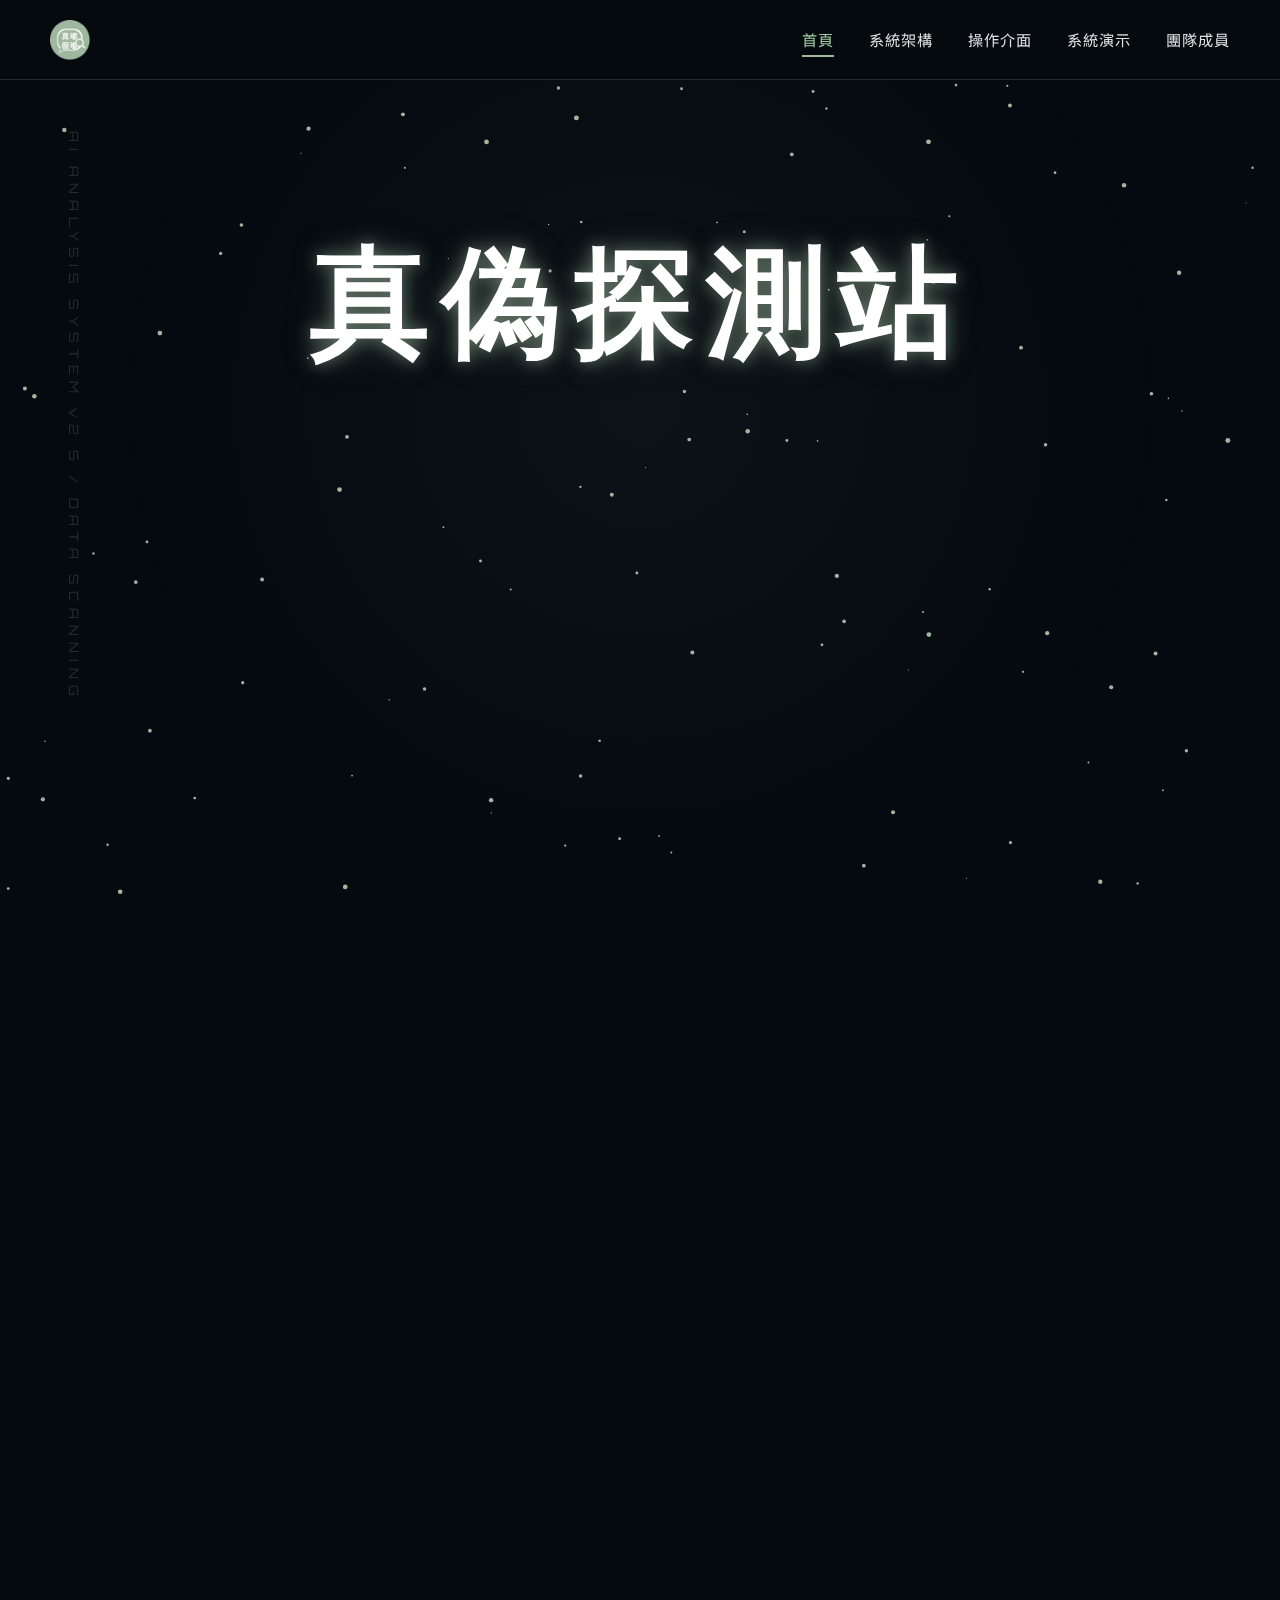
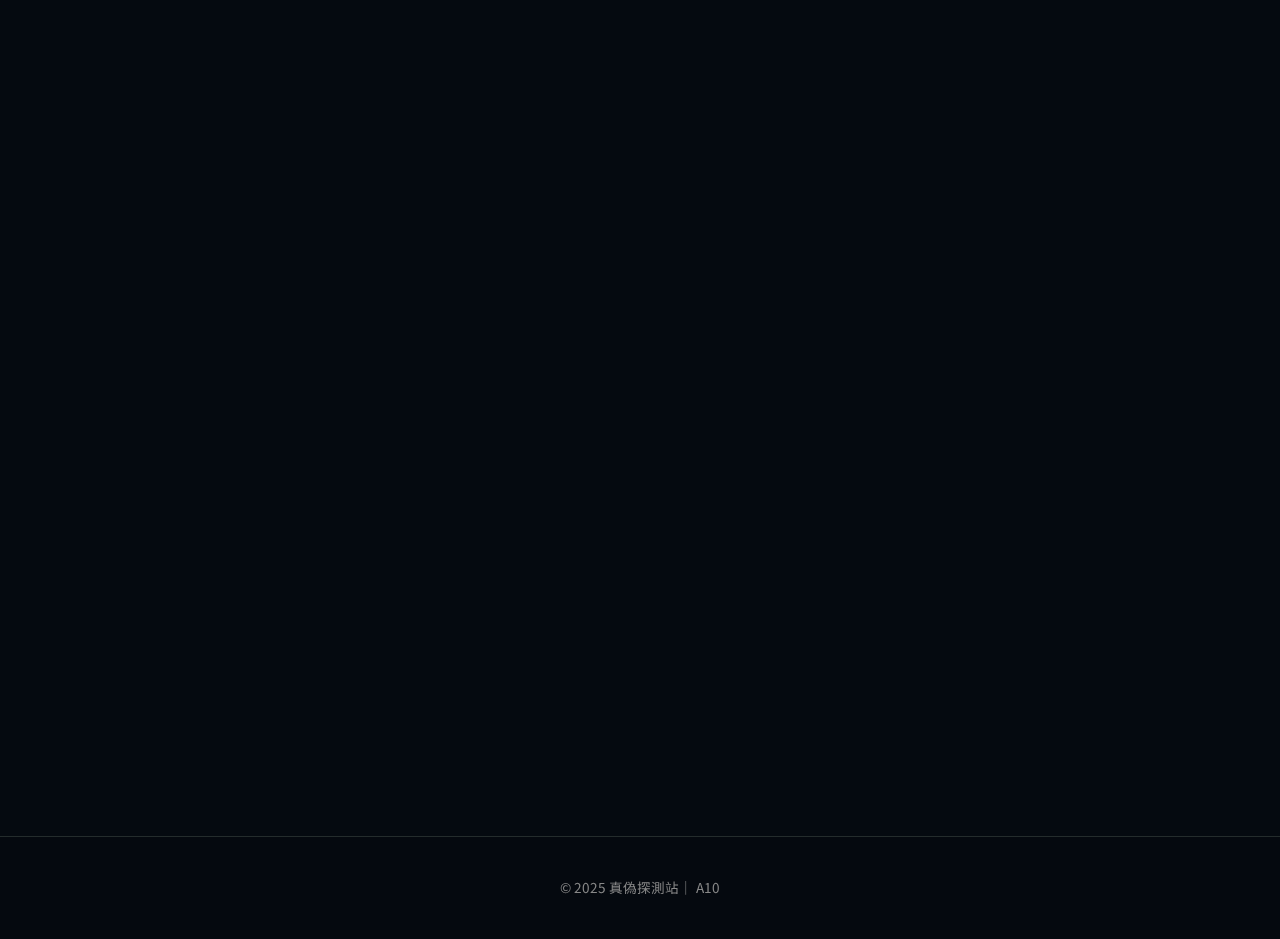
<file: index.html>
<!DOCTYPE html>
<html lang="zh-Hant">
<head>
    <meta charset="UTF-8">
    <meta name="viewport" content="width=device-width, initial-scale=1.0">
    <title>真偽探測站｜首頁</title>
    <link href="https://fonts.googleapis.com/css2?family=Noto+Sans+TC:wght@300;400;700&family=Orbitron:wght@400;700;900&display=swap" rel="stylesheet">
    <link rel="stylesheet" href="/Assets/css/base.css">
    <link rel="stylesheet" href="/Assets/css/index.css">
</head>
<body>
    <canvas id="particle-canvas"></canvas>


    <header>
        <nav>
            <a href="../index.html" class="brand">
                <img src="/Assets/images/logo.png" alt="Logo" class="brand-logo" >

            </a>
            <div class="nav-links">
                <a href="/index.html" class="active">首頁</a>
                <a href="/Pages/system.html">系統架構</a>
                <a href="/Pages/system02.html">操作介面</a>
                <a href="/Pages/system03.html" >系統演示</a>
                <a href="/Pages/team.html">團隊成員</a>
            </div>
        </nav>
    </header>
    <main>
    
        <section class="hero">
            <h1 class="glow-text">真偽探測站</h1>
            <div class="slogan-container">
                <span class="slogan-line"></span>
                <p class="slogan">真的假的 攤開看</p>
                <span class="slogan-line"></span>
            </div>
            <p class="subtitle">整合AI可信度辨識的 訊息判別系統</p>
            <p class="subtitle">讓你用最快的速度，獲得最可靠的答案</p>
        </section>

        <div class="container">
   
            <section class="section">
                <div class="section-header">
                    <span class="section-num">01</span>
                    <h2>專題動機與背景</h2>
                    <div class="h-line"></div>
                </div>
                <div class="glass-container feature-grid">
                    <div class="card-glow">
                        <h3>痛點分析</h3>
                        <ul>
                            <li>假消息、假新聞透過社群平台快速擴散，影響社會信任。</li>
                            <li>官方查核資料分散，大眾缺乏即時且統一的判讀工具。</li>
                            <li>數位詐騙手法翻新，年輕及高齡族群受害風險增加。</li>
                        </ul>
                    </div>
                    <div class="card-glow">
                        <h3>核心目標</h3>
                        <p>提供即時、準確、易操作的資訊可信度分析服務。</p>
                    </div>
                </div>
            </section>

    
            <section class="section">
                <div class="section-header">
                    <span class="section-num">02</span>
                    <h2>預期效益</h2>
                    <div class="h-line"></div>
                </div>
                <div class="benefit-grid">
                
                    <div class="glass-container benefit-card">
                        <div class="benefit-tag">01. LITERACY</div>
                        <h4>提升判讀力</h4>
                        <p>提供AI推薦與多源比對，幫助使用者獲得客觀結果，培養理性判斷。</p>
                    </div>
                  
                    <div class="glass-container benefit-card">
                        <div class="benefit-tag">02. CONTROL</div>
                        <h4>降低污染傳播</h4>
                        <p>自動定時更新辨別內容，防止假新聞發酵，維護資訊生態。</p>
                    </div>
                    
                    <div class="glass-container benefit-card">
                        <div class="benefit-tag">03. PLATFORM</div>
                        <h4>客觀資訊平台</h4>
                        <p>整合多來源查證，提升資訊透明度，建立數位信任。</p>
                    </div>
                  
                    <div class="glass-container benefit-card">
                        <div class="benefit-tag">04. SHARING</div>
                        <h4>促進知識共享</h4>
                        <p>導入教育與媒體，強化假訊息防治，成為專業查證實用工具。</p>
                    </div>
               
                    <div class="glass-container benefit-card">
                        <div class="benefit-tag">05. INTUITIVE</div>
                        <h4>行為生活化</h4>
                        <p>透過一鍵查詢與懸浮圖示，縮短查證時間，讓查證行為融入日常。</p>
                    </div>
                
                    <div class="glass-container benefit-card">
                        <div class="benefit-tag">06. GREEN</div>
                        <h4>綠色資訊流通</h4>
                        <p>以AI自動化技術取代實體資源耗用，優化運算能耗，實踐低碳服務。</p>
                    </div>
                </div>
            </section>
        </div>
    </main>

    <footer>
        <p class="copyright">© 2025 真偽探測站｜ A10</p>
    </footer>

    <script src="/Assets/js/effects.js"></script>
</body>
</html>
</file>
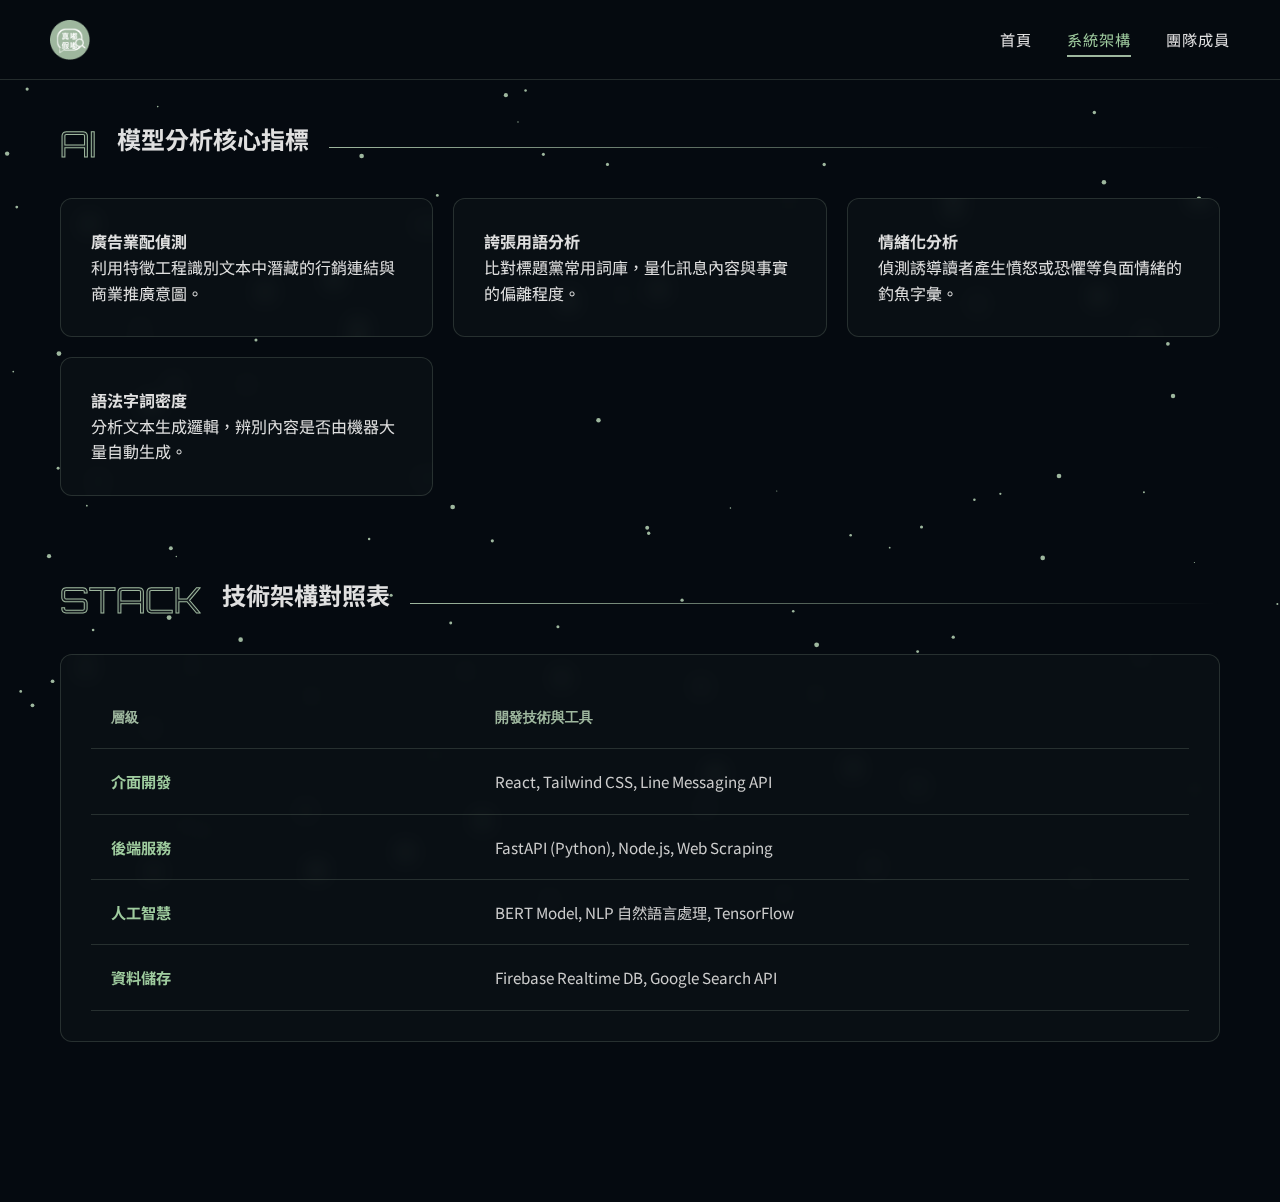
<file: html/system.html>
<!DOCTYPE html>
<html lang="zh-Hant">
<head>
    <meta charset="UTF-8">
    <title>系統架構｜真偽探測站</title>
    <link href="https://fonts.googleapis.com/css2?family=Noto+Sans+TC:wght@300;400;700&family=Orbitron:wght@400;700&display=swap" rel="stylesheet">
    <link rel="stylesheet" href="../css/base.css">
    <link rel="stylesheet" href="../css/system.css">
</head>
<body>
    <canvas id="particle-canvas"></canvas>
    <header>
        <nav>
            <a href="../index.html" class="brand">
                <img src="../images/logo.png" alt="Logo" class="brand-logo">
            </a>
            <div class="nav-links">
                <a href="../index.html">首頁</a>
                <a href="system.html" class="active">系統架構</a>
                <a href="team.html">團隊成員</a>
            </div>
        </nav>
    </header>

    <main class="container">
        <!-- 核心指標 -->
        <section class="section">
            <div class="section-header">
                <span class="section-num">AI</span>
                <h2>模型分析核心指標</h2>
                <div class="h-line"></div>
            </div>
            <div class="metrics-grid">
                <div class="glass-container metric-box">
                    <div class="box-decor"></div>
                    <h4>廣告業配偵測</h4>
                    <p>利用特徵工程識別文本中潛藏的行銷連結與商業推廣意圖。</p>
                </div>
                <div class="glass-container metric-box">
                    <div class="box-decor"></div>
                    <h4>誇張用語分析</h4>
                    <p>比對標題黨常用詞庫，量化訊息內容與事實的偏離程度。</p>
                </div>
                <div class="glass-container metric-box">
                    <div class="box-decor"></div>
                    <h4>情緒化分析</h4>
                    <p>偵測誘導讀者產生憤怒或恐懼等負面情緒的釣魚字彙。</p>
                </div>
                <div class="glass-container metric-box">
                    <div class="box-decor"></div>
                    <h4>語法字詞密度</h4>
                    <p>分析文本生成邏輯，辨別內容是否由機器大量自動生成。</p>
                </div>
            </div>
        </section>

        <!-- 技術架構 -->
        <section class="section">
            <div class="section-header">
                <span class="section-num">STACK</span>
                <h2>技術架構對照表</h2>
                <div class="h-line"></div>
            </div>
            <div class="glass-container">
                <table class="tech-table">
                    <thead>
                        <tr>
                            <th>層級</th>
                            <th>開發技術與工具</th>
                        </tr>
                    </thead>
                    <tbody>
                        <tr><td>介面開發</td><td>React, Tailwind CSS, Line Messaging API</td></tr>
                        <tr><td>後端服務</td><td>FastAPI (Python), Node.js, Web Scraping</td></tr>
                        <tr><td>人工智慧</td><td>BERT Model, NLP 自然語言處理, TensorFlow</td></tr>
                        <tr><td>資料儲存</td><td>Firebase Realtime DB, Google Search API</td></tr>
                    </tbody>
                </table>
            </div>
        </section>
    </main>
    <script src="../js/effects.js"></script>
</body>
</html>
</file>
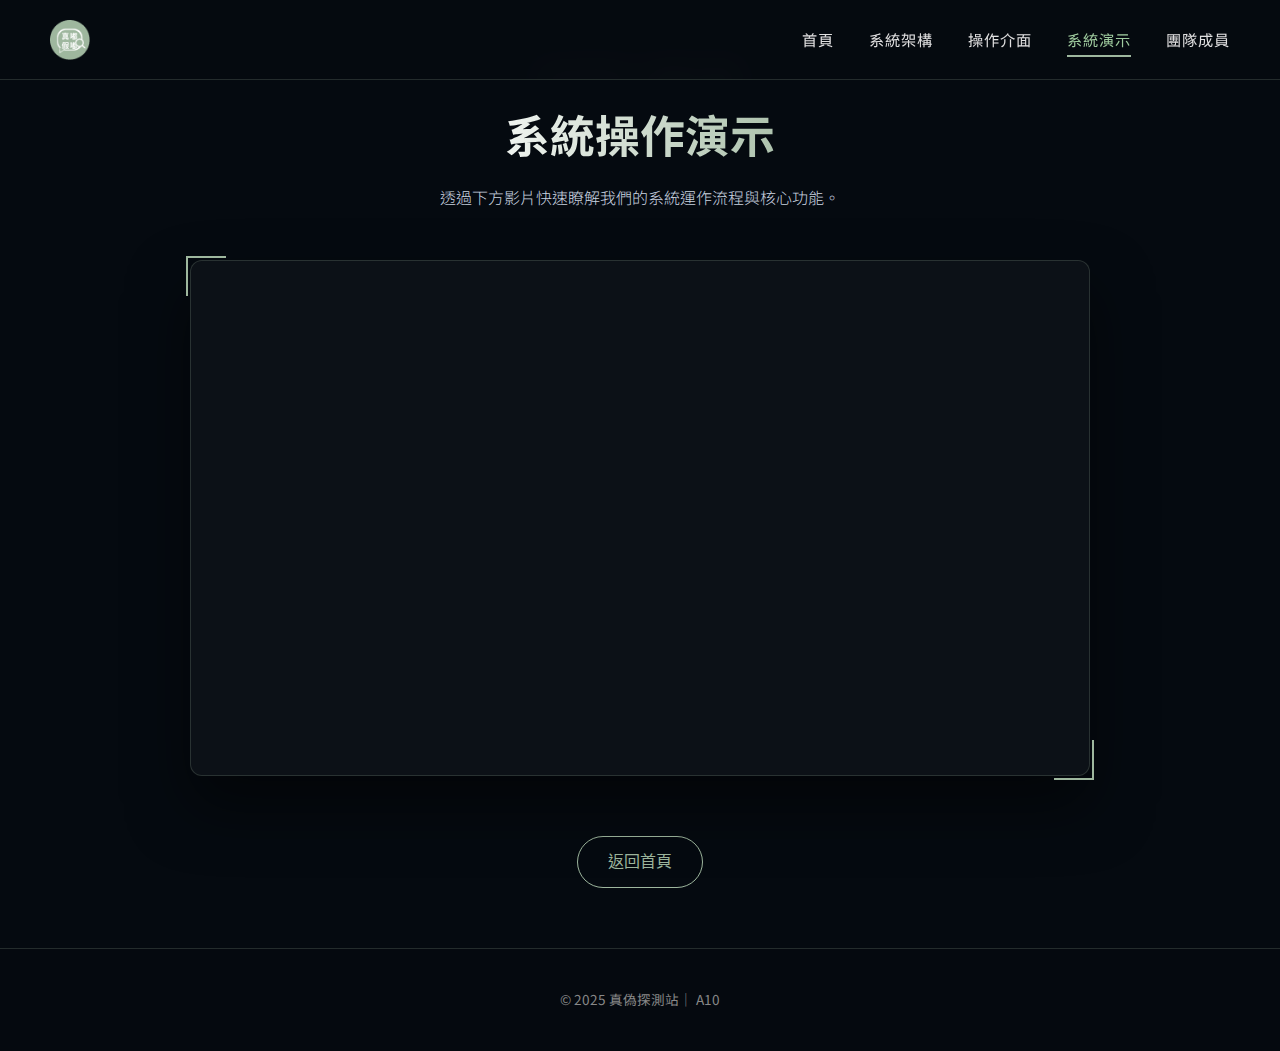
<file: html/system03.html>
<!DOCTYPE html>
<html lang="zh-TW">
<head>
    <meta charset="UTF-8">
    <meta name="viewport" content="width=device-width, initial-scale=1.0">
    <title>系統演示影片 - 科技感展示</title>
    <link rel="stylesheet" href="../css/video-style.css">
    <link rel="stylesheet" href="../css/base.css">
    <link href="https://fonts.googleapis.com/css2?family=Orbitron:wght@400;700&family=Noto+Sans+TC:wght@300;500;700&display=swap" rel="stylesheet">
</head>
<body>

    <header>
        <nav>
            <a href="../index.html" class="brand">
                <img src="../images/logo.png" alt="Logo" class="brand-logo" >

            </a>
            <div class="nav-links">
                <a href="../index.html">首頁</a>
                <a href="/html/system.html">系統架構</a>
                <a href="/html/system02.html">操作介面</a>
                <a href="/html/system03.html" class="active">系統演示</a>
                <a href="/html/team.html">團隊成員</a>
            </div>
        </nav>
    </header>

    <div class="video-page-container">
        <!-- 頂部裝飾標題 -->
        <section class="video-header">
            <span class="system-tag">SYSTEM VIDEO 03</span>
            <h1>系統操作演示</h1>
            <p>透過下方影片快速瞭解我們的系統運作流程與核心功能。</p>
        </section>

        <!-- 影片主要區域 -->
        <section class="video-main">
            <div class="video-frame-wrapper">
                <div class="video-aspect-ratio">
                    <iframe 
                        src="https://www.youtube.com/embed/9Rd_WHFEKbU?si=hiyc2qvZWANth24O" 
                        title="YouTube video player" 
                        frameborder="0" 
                        allow="accelerometer; autoplay; clipboard-write; encrypted-media; gyroscope; picture-in-picture; web-share" 
                        referrerpolicy="strict-origin-when-cross-origin" 
                        allowfullscreen>
                    </iframe>
                </div>
                <!-- 裝飾邊框 -->
                <div class="frame-decoration top-left"></div>
                <div class="frame-decoration bottom-right"></div>
            </div>
        </section>

        <!-- 底部回首頁按鈕 -->
        <div class="video-footer">
            <a href="../index.html" class="back-btn">返回首頁</a>
        </div>
    </div>

    <footer>
        <p class="copyright">© 2025 真偽探測站｜ A10</p>
    </footer>

</body>
</html>
</file>
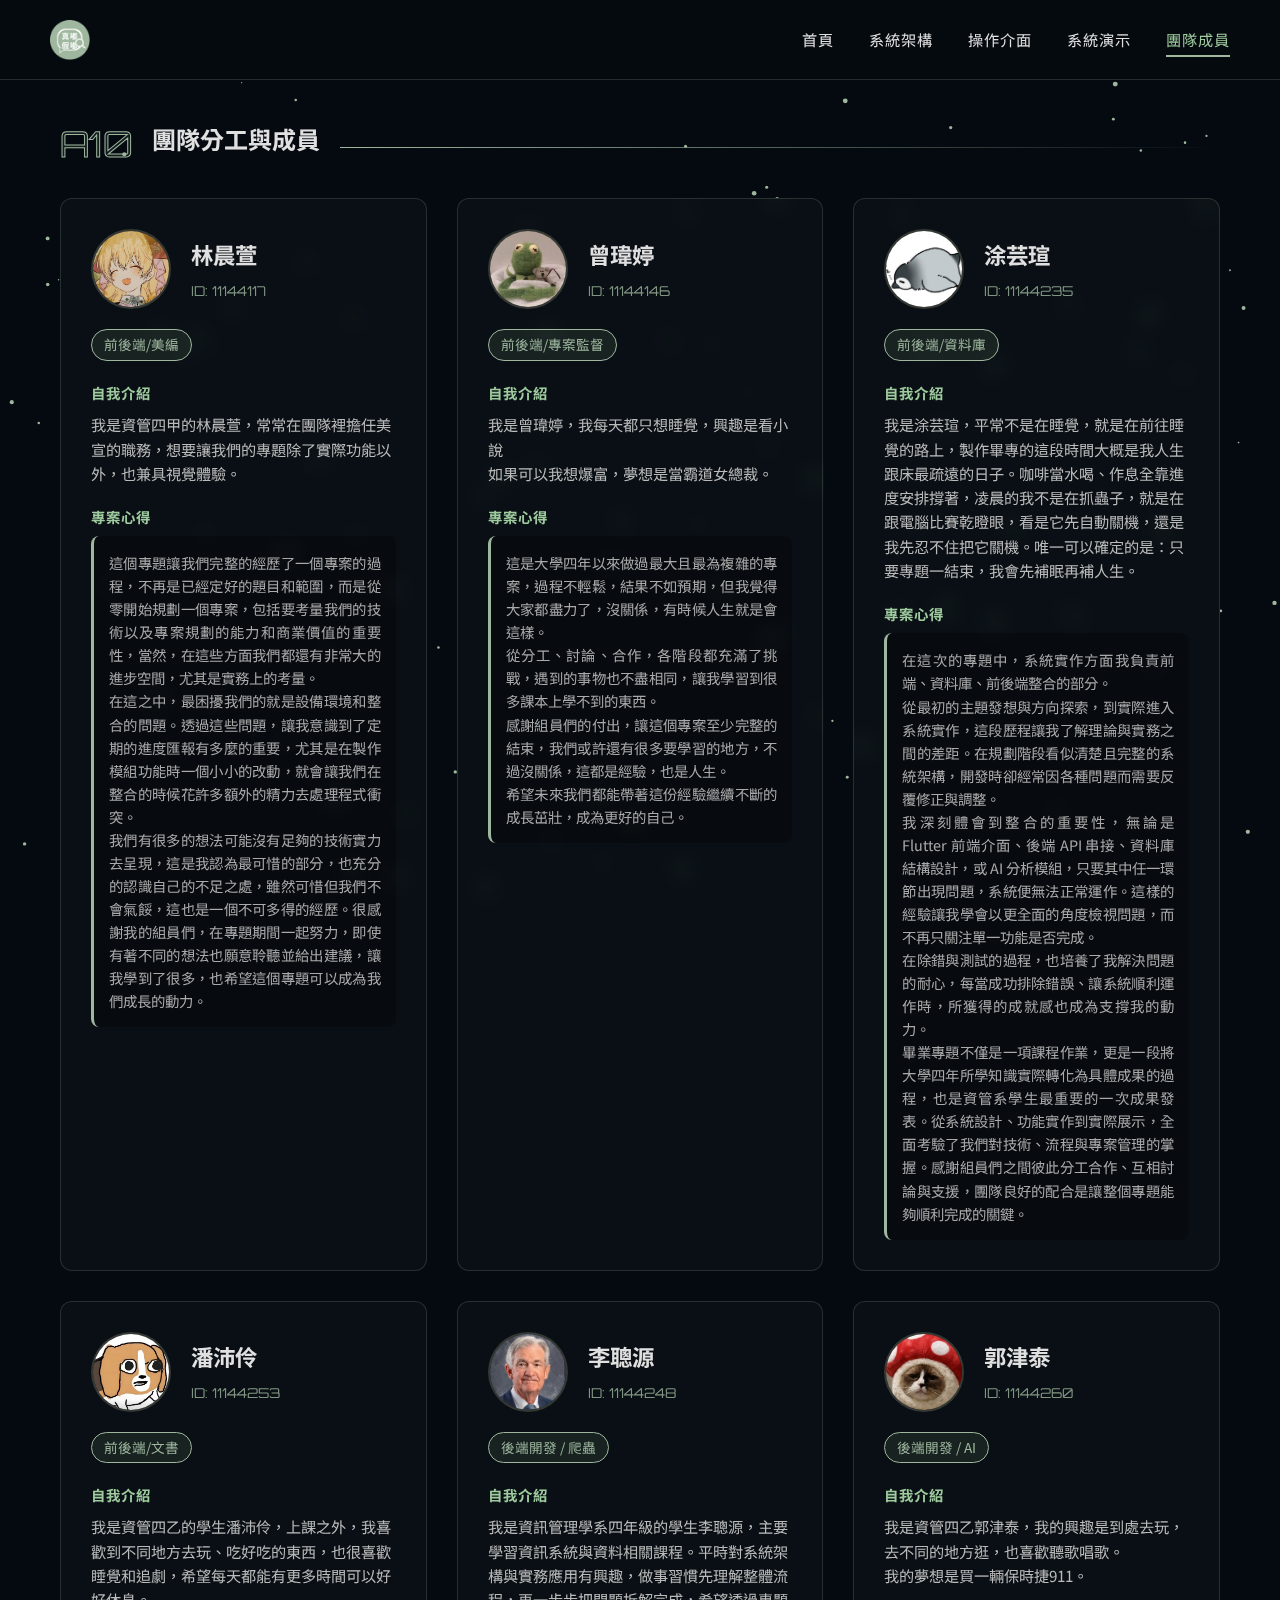
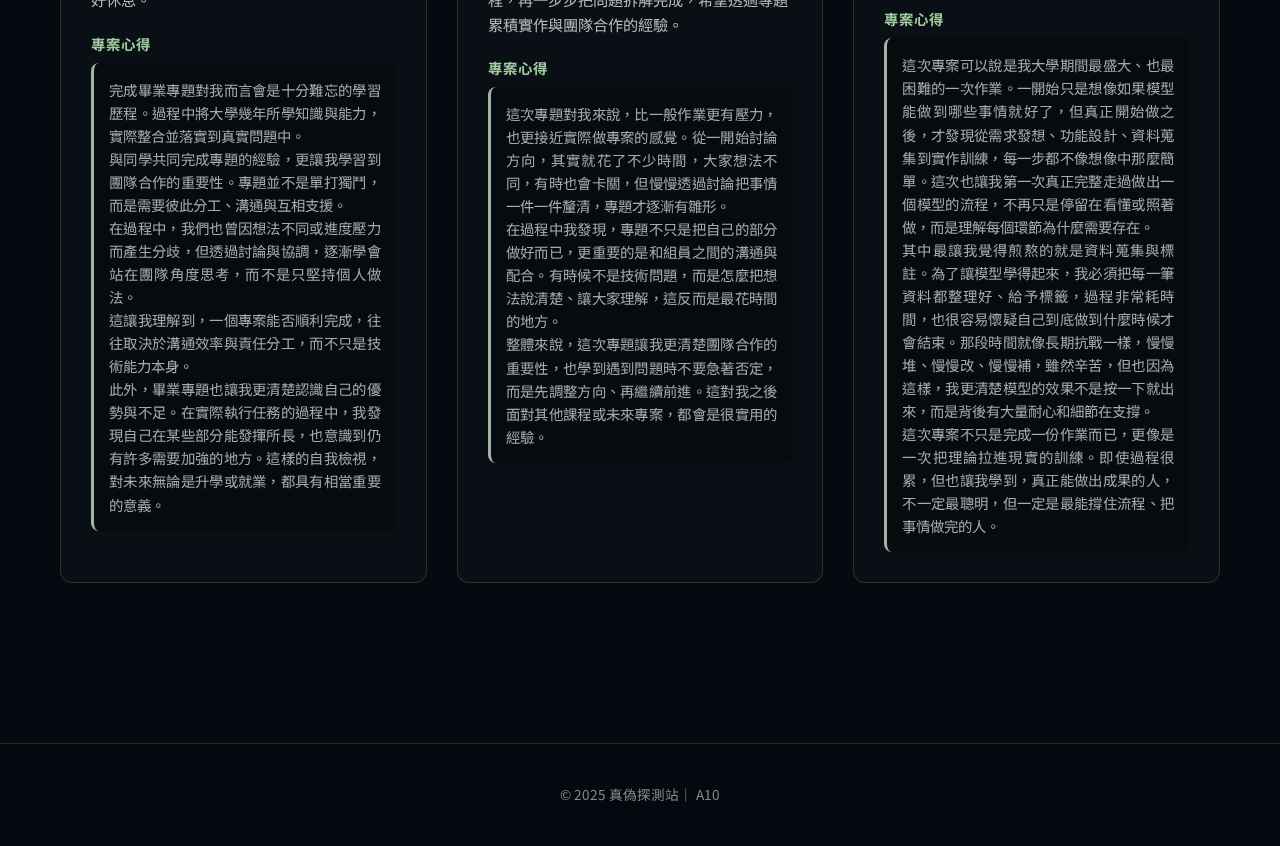
<file: html/team.html>
<!DOCTYPE html>
<html lang="zh-Hant">
<head>
    <meta charset="UTF-8">
    <meta name="viewport" content="width=device-width, initial-scale=1.0">
    <title>團隊成員｜真偽探測站</title>
    <link href="https://fonts.googleapis.com/css2?family=Noto+Sans+TC:wght@300;400;700&family=Orbitron:wght@400;700&display=swap" rel="stylesheet">
    <link rel="stylesheet" href="../css/base.css">
    <link rel="stylesheet" href="../css/team.css">
</head>
<body>
    <canvas id="particle-canvas"></canvas>
    

    <header>
        <nav>
            <a href="../index.html" class="brand">
                <img src="../images/logo.png" alt="Logo" class="brand-logo" >

            </a>
            <div class="nav-links">
                <a href="../index.html">首頁</a>
                <a href="/html/system.html">系統架構</a>
                <a href="/html/system02.html">操作介面</a>
                <a href="/html/system03.html" >系統演示</a>
                <a href="/html/team.html" class="active">團隊成員</a>
            </div>
        </nav>
    </header>

    <main class="container">
        <section class="section">
            <div class="section-header">
                <span class="section-num">A10</span>
                <h2>團隊分工與成員</h2>
                <div class="h-line"></div>
            </div>
            
            <div class="team-grid">
                <!-- 成員 1 -->
                <div class="glass-container member-card">
                    <div class="member-header">
                        <img src="../images/S__145104920.jpg" alt="林晨萱" >
                        <div class="info-titles">
                            <h3>林晨萱</h3>
                            <span class="student-id">ID: 11144117</span>
                        </div>
                    </div>
                    <div class="role-tag">前後端/美編 </div>
                    <div class="content-block">
                        <span class="content-label">自我介紹</span>
                        <p class="intro-text">我是資管四甲的林晨萱，常常在團隊裡擔任美宣的職務，想要讓我們的專題除了實際功能以外，也兼具視覺體驗。</p>
                        
                        <span class="content-label">專案心得</span>
                        <div class="experience-box">
                            <p class="experience-text">這個專題讓我們完整的經歷了一個專案的過程，不再是已經定好的題目和範圍，而是從零開始規劃一個專案，包括要考量我們的技術以及專案規劃的能力和商業價值的重要性，當然，在這些方面我們都還有非常大的進步空間，尤其是實務上的考量。<br>
                                在這之中，最困擾我們的就是設備環境和整合的問題。透過這些問題，讓我意識到了定期的進度匯報有多麼的重要，尤其是在製作模組功能時一個小小的改動，就會讓我們在整合的時候花許多額外的精力去處理程式衝突。<br>
                                我們有很多的想法可能沒有足夠的技術實力去呈現，這是我認為最可惜的部分，也充分的認識自己的不足之處，雖然可惜但我們不會氣餒，這也是一個不可多得的經歷。很感謝我的組員們，在專題期間一起努力，即使有著不同的想法也願意聆聽並給出建議，讓我學到了很多，也希望這個專題可以成為我們成長的動力。
                            </p>
                        </div>
                    </div>
                </div>

                <!-- 成員 2 -->
                <div class="glass-container member-card">
                    <div class="member-header">
                        <img src="../images/ting.jpg" alt="曾瑋婷" class="avatar-img" >
                        <div class="info-titles">
                            <h3>曾瑋婷</h3>
                            <span class="student-id">ID: 11144146</span>
                        </div>
                    </div>
                    <div class="role-tag">前後端/專案監督</div>
                    <div class="content-block">
                        <span class="content-label">自我介紹</span>
                        <p class="intro-text">我是曾瑋婷，我每天都只想睡覺，興趣是看小說<br>如果可以我想爆富，夢想是當霸道女總裁。</p>
                        
                        <span class="content-label">專案心得</span>
                        <div class="experience-box">
                            <p class="experience-text">這是大學四年以來做過最大且最為複雜的專案，過程不輕鬆，結果不如預期，但我覺得大家都盡力了，沒關係，有時候人生就是會這樣。<br>
                            從分工、討論、合作，各階段都充滿了挑戰，遇到的事物也不盡相同，讓我學習到很多課本上學不到的東西。<br>
                            感謝組員們的付出，讓這個專案至少完整的結束，我們或許還有很多要學習的地方，不過沒關係，這都是經驗，也是人生。<br>
                            希望未來我們都能帶著這份經驗繼續不斷的成長茁壯，成為更好的自己。
                            </p>
                        </div>
                    </div>
                </div>

                <!-- 成員 3 -->
                <div class="glass-container member-card">
                    <div class="member-header">
                        <img src="../images/sky.jpg" alt="涂芸瑄" class="avatar-img" >
                        <div class="info-titles">
                            <h3>涂芸瑄</h3>
                            <span class="student-id">ID: 11144235</span>
                        </div>
                    </div>
                    <div class="role-tag">前後端/資料庫</div>
                    <div class="content-block">
                        <span class="content-label">自我介紹</span>
                        <p class="intro-text">我是涂芸瑄，平常不是在睡覺，就是在前往睡覺的路上，製作畢專的這段時間大概是我人生跟床最疏遠的日子。咖啡當水喝、作息全靠進度安排撐著，凌晨的我不是在抓蟲子，就是在跟電腦比賽乾瞪眼，看是它先自動關機，還是我先忍不住把它關機。唯一可以確定的是：只要專題一結束，我會先補眠再補人生。</p>
                        
                        <span class="content-label">專案心得</span>
                        <div class="experience-box">
                            <p class="experience-text">在這次的專題中，系統實作方面我負責前端、資料庫、前後端整合的部分。<br>
                                從最初的主題發想與方向探索，到實際進入系統實作，這段歷程讓我了解理論與實務之間的差距。在規劃階段看似清楚且完整的系統架構，開發時卻經常因各種問題而需要反覆修正與調整。<br>
                                我深刻體會到整合的重要性，無論是 Flutter 前端介面、後端 API 串接、資料庫結構設計，或 AI 分析模組，只要其中任一環節出現問題，系統便無法正常運作。這樣的經驗讓我學會以更全面的角度檢視問題，而不再只關注單一功能是否完成。<br>
                                在除錯與測試的過程，也培養了我解決問題的耐心，每當成功排除錯誤、讓系統順利運作時，所獲得的成就感也成為支撐我的動力。<br>
                                畢業專題不僅是一項課程作業，更是一段將大學四年所學知識實際轉化為具體成果的過程，也是資管系學生最重要的一次成果發表。從系統設計、功能實作到實際展示，全面考驗了我們對技術、流程與專案管理的掌握。感謝組員們之間彼此分工合作、互相討論與支援，團隊良好的配合是讓整個專題能夠順利完成的關鍵。
                            </p>
                        </div>
                    </div>
                </div>

                <!-- 成員 4 -->
                <div class="glass-container member-card">
                    <div class="member-header">
                        <img src="../images/pei.jpg" alt="潘沛伶" class="avatar-img" >
                        <div class="info-titles">
                            <h3>潘沛伶</h3>
                            <span class="student-id">ID: 11144253</span>
                        </div>
                    </div>
                    <div class="role-tag">前後端/文書</div>
                    <div class="content-block">
                        <span class="content-label">自我介紹</span>
                        <p class="intro-text">我是資管四乙的學生潘沛伶，上課之外，我喜歡到不同地方去玩、吃好吃的東西，也很喜歡睡覺和追劇，希望每天都能有更多時間可以好好休息。</p>
                        
                        <span class="content-label">專案心得</span>
                        <div class="experience-box">
                            <p class="experience-text">完成畢業專題對我而言會是十分難忘的學習歷程。過程中將大學幾年所學知識與能力，實際整合並落實到真實問題中。<br>
                                與同學共同完成專題的經驗，更讓我學習到團隊合作的重要性。專題並不是單打獨鬥，而是需要彼此分工、溝通與互相支援。<br>
                                在過程中，我們也曾因想法不同或進度壓力而產生分歧，但透過討論與協調，逐漸學會站在團隊角度思考，而不是只堅持個人做法。<br>
                                這讓我理解到，一個專案能否順利完成，往往取決於溝通效率與責任分工，而不只是技術能力本身。<br>
                                此外，畢業專題也讓我更清楚認識自己的優勢與不足。在實際執行任務的過程中，我發現自己在某些部分能發揮所長，也意識到仍有許多需要加強的地方。這樣的自我檢視，對未來無論是升學或就業，都具有相當重要的意義。 
                            </p>
                        </div>
                    </div>
                </div>

                <!-- 成員 5 -->
                <div class="glass-container member-card">
                    <div class="member-header">
                        <img src="../images/john.jpg" alt="李聰源" class="avatar-img">
                        <div class="info-titles">
                            <h3>李聰源</h3>
                            <span class="student-id">ID: 11144248</span>
                        </div>
                    </div>
                    <div class="role-tag">後端開發 / 爬蟲</div>
                    <div class="content-block">
                        <span class="content-label">自我介紹</span>
                        <p class="intro-text">我是資訊管理學系四年級的學生李聰源，主要學習資訊系統與資料相關課程。平時對系統架構與實務應用有興趣，做事習慣先理解整體流程，再一步步把問題拆解完成，希望透過專題累積實作與團隊合作的經驗。</p>
                        
                        <span class="content-label">專案心得</span>
                        <div class="experience-box">
                            <p class="experience-text">這次專題對我來說，比一般作業更有壓力，也更接近實際做專案的感覺。從一開始討論方向，其實就花了不少時間，大家想法不同，有時也會卡關，但慢慢透過討論把事情一件一件釐清，專題才逐漸有雛形。<br>
                                在過程中我發現，專題不只是把自己的部分做好而已，更重要的是和組員之間的溝通與配合。有時候不是技術問題，而是怎麼把想法說清楚、讓大家理解，這反而是最花時間的地方。<br>
                                整體來說，這次專題讓我更清楚團隊合作的重要性，也學到遇到問題時不要急著否定，而是先調整方向、再繼續前進。這對我之後面對其他課程或未來專案，都會是很實用的經驗。
                            </p>
                        </div>
                    </div>
                </div>

                <!-- 成員 6 -->
                <div class="glass-container member-card">
                    <div class="member-header">
                        <img src="/images/S__96583764.jpg" alt="郭津泰" class="avatar-img" >
                        <div class="info-titles">
                            <h3>郭津泰</h3>
                            <span class="student-id">ID: 11144260</span>
                        </div>
                    </div>
                    <div class="role-tag">後端開發 / AI</div>
                    <div class="content-block">
                        <span class="content-label">自我介紹</span>
                        <p class="intro-text">我是資管四乙郭津泰，我的興趣是到處去玩，去不同的地方逛，也喜歡聽歌唱歌。<br>我的夢想是買一輛保時捷911。</p>
                        
                        <span class="content-label">專案心得</span>
                        <div class="experience-box">
                            <p class="experience-text">這次專案可以說是我大學期間最盛大、也最困難的一次作業。一開始只是想像如果模型能做到哪些事情就好了，但真正開始做之後，才發現從需求發想、功能設計、資料蒐集到實作訓練，每一步都不像想像中那麼簡單。這次也讓我第一次真正完整走過做出一個模型的流程，不再只是停留在看懂或照著做，而是理解每個環節為什麼需要存在。<br>
                                其中最讓我覺得煎熬的就是資料蒐集與標註。為了讓模型學得起來，我必須把每一筆資料都整理好、給予標籤，過程非常耗時間，也很容易懷疑自己到底做到什麼時候才會結束。那段時間就像長期抗戰一樣，慢慢堆、慢慢改、慢慢補，雖然辛苦，但也因為這樣，我更清楚模型的效果不是按一下就出來，而是背後有大量耐心和細節在支撐。<br>
                                這次專案不只是完成一份作業而已，更像是一次把理論拉進現實的訓練。即使過程很累，但也讓我學到，真正能做出成果的人，不一定最聰明，但一定是最能撐住流程、把事情做完的人。
                            </p>
                        </div>
                    </div>
                </div>
            </div>
        </section>
    </main>

    <script src="../js/effects.js"></script>
    <footer>
        <p class="copyright">© 2025 真偽探測站｜ A10</p>
    </footer>
</body>
</html>
</file>
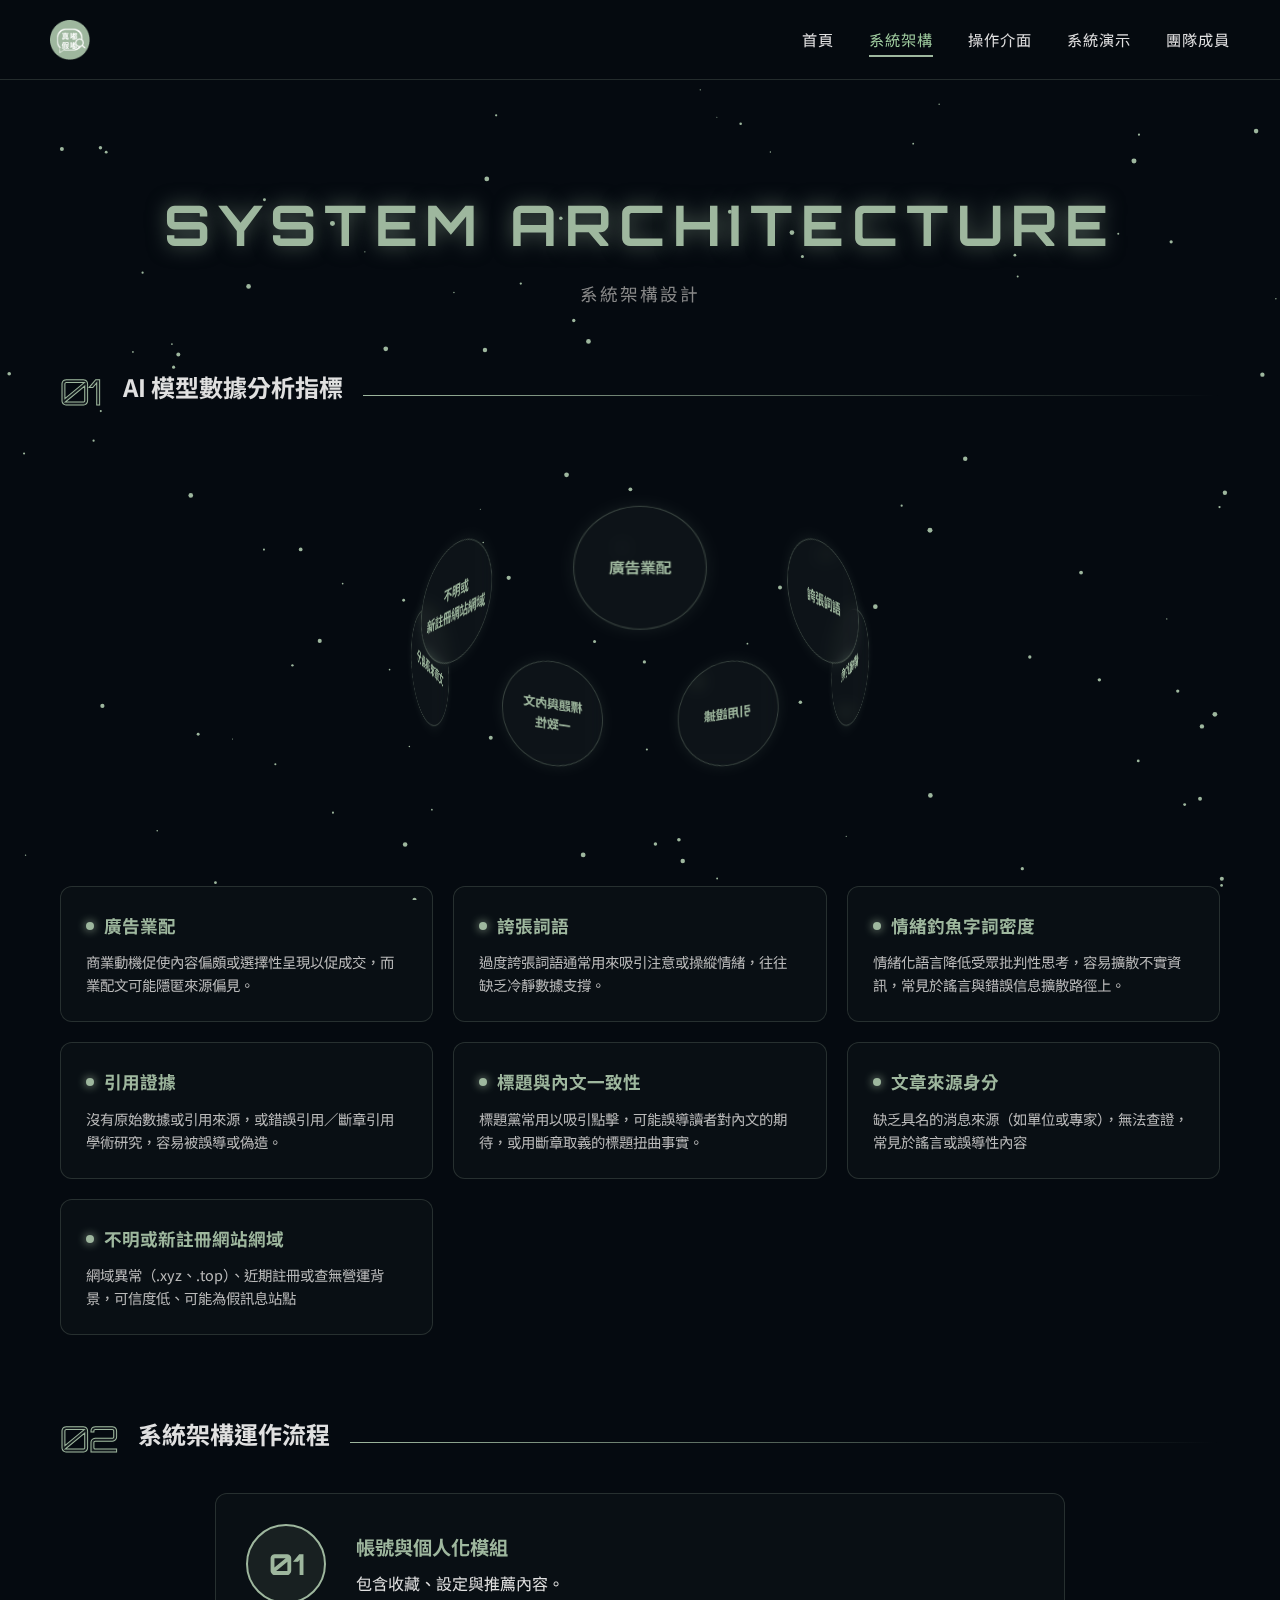
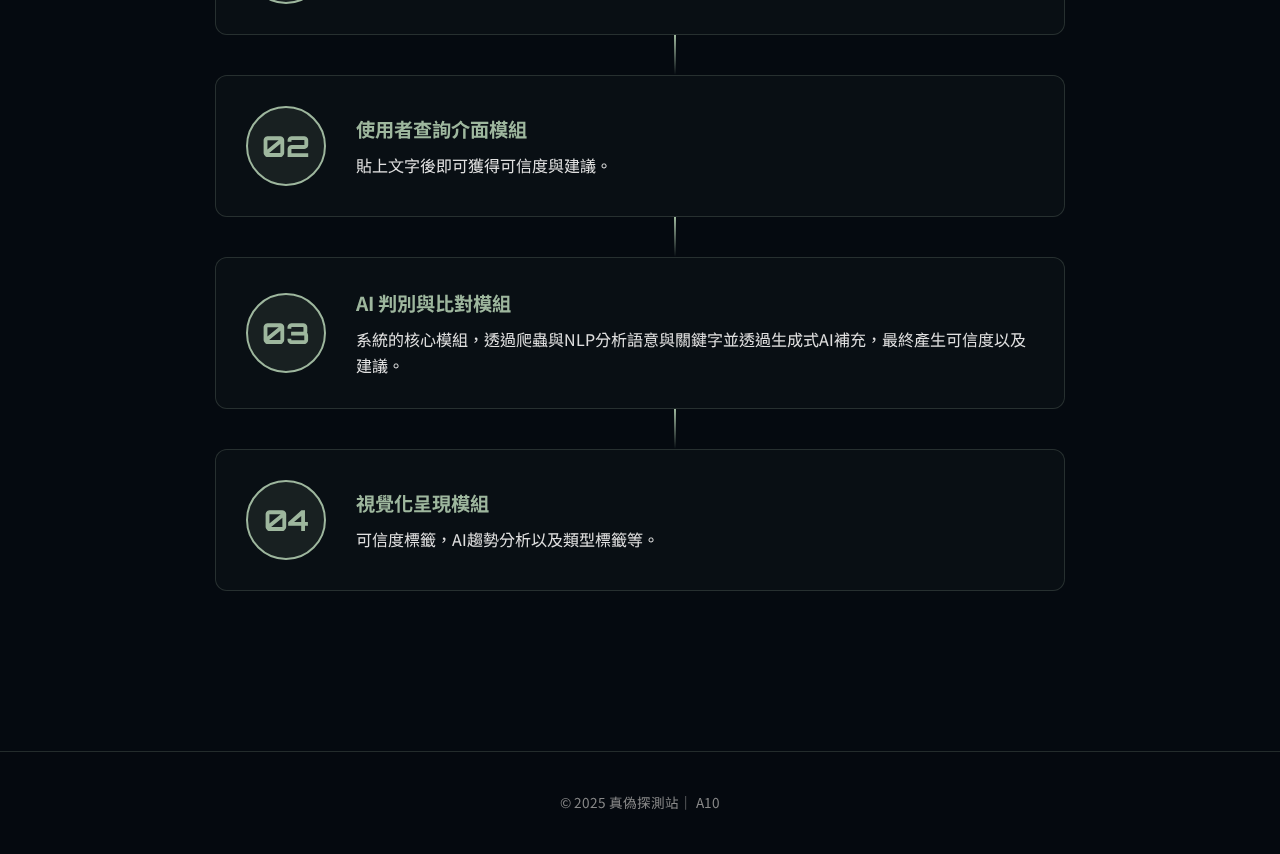
<file: Pages/system.html>
<!DOCTYPE html>
<html lang="zh-Hant">
<head>
    <meta charset="UTF-8">
    <meta name="viewport" content="width=device-width, initial-scale=1.0">
    <title>系統架構｜真偽探測站</title>
    <link href="https://fonts.googleapis.com/css2?family=Noto+Sans+TC:wght@300;400;700&family=Orbitron:wght@400;700&display=swap" rel="stylesheet">
    <link rel="stylesheet" href="/Assets/css/base.css">
    <link rel="stylesheet" href="/Assets/css/system.css">
</head>
<body>
    <canvas id="particle-canvas"></canvas>


    <header>
        <nav>
            <a href="../index.html" class="brand">
                <img src="/Assets/images/logo.png" alt="Logo" class="brand-logo" >

            </a>
            <div class="nav-links">
                <a href="/index.html">首頁</a>
                <a href="/Pages/system.html" class="active">系統架構</a>
                <a href="/Pages/system02.html">操作介面</a>
                <a href="/Pages/system03.html" >系統演示</a>
                <a href="/Pages/team.html">團隊成員</a>
            </div>
        </nav>
    </header>

    <main class="container">
        <div class="page-hero">
            <h1>SYSTEM ARCHITECTURE</h1>
            <p>系統架構設計</p>
        </div>

        <section class="section">
            <div class="section-header">
                <span class="section-num">01</span>
                <h2>AI 模型數據分析指標</h2>
                <div class="h-line"></div>
            </div>
   
            <div class="carousel-section">
                <div class="carousel-stage">
                    <div class="carousel-container">
                        <div class="metric-bubble bubble-1">
                            <div class="bubble-inner"><h4>廣告業配</h4></div>
                        </div>
                        <div class="metric-bubble bubble-2">
                            <div class="bubble-inner"><h4>誇張詞語</h4></div>
                        </div>
                        <div class="metric-bubble bubble-3">
                            <div class="bubble-inner"><h4>情緒釣魚</h4></div>
                        </div>
                        <div class="metric-bubble bubble-4">
                            <div class="bubble-inner"><h4>引用證據</h4></div>
                        </div>
                        <div class="metric-bubble bubble-5">
                            <div class="bubble-inner"><h4>標題與內文<br>一致性</h4></div>
                        </div>
                        <div class="metric-bubble bubble-6">
                            <div class="bubble-inner"><h4>文章來源身分</h4></div>
                        </div>
                        <div class="metric-bubble bubble-7">
                            <div class="bubble-inner"><h4>不明或<br>新註冊網站網域</h4></div>
                        </div>
                    </div>
                </div>
            </div>


            <div class="metrics-table-container">
                <div class="metrics-grid">
                    <div class="metric-card">
                        <h4>廣告業配</h4>
                        <p>商業動機促使內容偏頗或選擇性呈現以促成交，而業配文可能隱匿來源偏見。</p>
                    </div>
                    <div class="metric-card">
                        <h4>誇張詞語</h4>
                        <p>過度誇張詞語通常用來吸引注意或操縱情緒，往往缺乏冷靜數據支撐。</p>
                    </div>
                    <div class="metric-card">
                        <h4>情緒釣魚字詞密度</h4>
                        <p>情緒化語言降低受眾批判性思考，容易擴散不實資訊，常見於謠言與錯誤信息擴散路徑上。</p>
                    </div>
                    <div class="metric-card">
                        <h4>引用證據</h4>
                        <p>沒有原始數據或引用來源，或錯誤引用／斷章引用學術研究，容易被誤導或偽造。</p>
                    </div>
                    <div class="metric-card">
                        <h4>標題與內文一致性</h4>
                        <p>標題黨常用以吸引點擊，可能誤導讀者對內文的期待，或用斷章取義的標題扭曲事實。</p>
                    </div>
                    <div class="metric-card">
                        <h4>文章來源身分</h4>
                        <p>缺乏具名的消息來源（如單位或專家），無法查證，常見於謠言或誤導性內容</p>
                    </div>
                    <div class="metric-card">
                        <h4>不明或新註冊網站網域</h4>
                        <p>網域異常（.xyz、.top）、近期註冊或查無營運背景，可信度低、可能為假訊息站點</p>
                    </div>
                </div>
            </div>
        </section>

        <section class="section">
            <div class="section-header">
                <span class="section-num">02</span>
                <h2>系統架構運作流程</h2>
                <div class="h-line"></div>
            </div>
            <div class="flow-container">
                <div class="flow-step glass-container">
                    <div class="step-icon"><span class="module-num">01</span></div>
                    <div class="step-content">
                        <h4>帳號與個人化模組</h4>
                        <p>包含收藏、設定與推薦內容。</p>
                    </div>
                </div>
                <div class="flow-connector"></div>
                <div class="flow-step glass-container">
                    <div class="step-icon"><span class="module-num">02</span></div>
                    <div class="step-content">
                        <h4>使用者查詢介面模組</h4>
                        <p>貼上文字後即可獲得可信度與建議。</p>
                    </div>
                </div>
                <div class="flow-connector"></div>
                <div class="flow-step glass-container">
                    <div class="step-icon"><span class="module-num">03</span></div>
                    <div class="step-content">
                        <h4>AI 判別與比對模組</h4>
                        <p>系統的核心模組，透過爬蟲與NLP分析語意與關鍵字並透過生成式AI補充，最終產生可信度以及建議。</p>
                    </div>
                </div>
                <div class="flow-connector"></div>
                <div class="flow-step glass-container">
                    <div class="step-icon"><span class="module-num">04</span></div>
                    <div class="step-content">
                        <h4>視覺化呈現模組</h4>
                        <p>可信度標籤，AI趨勢分析以及類型標籤等。</p>
                    </div>
                </div>
            </div>
        </section>

       
    </main>

    <script src="/Assets/js/effects.js"></script>
    
    <footer>
        <p class="copyright">© 2025 真偽探測站｜ A10</p>
    </footer>
</body>
</html>
</file>
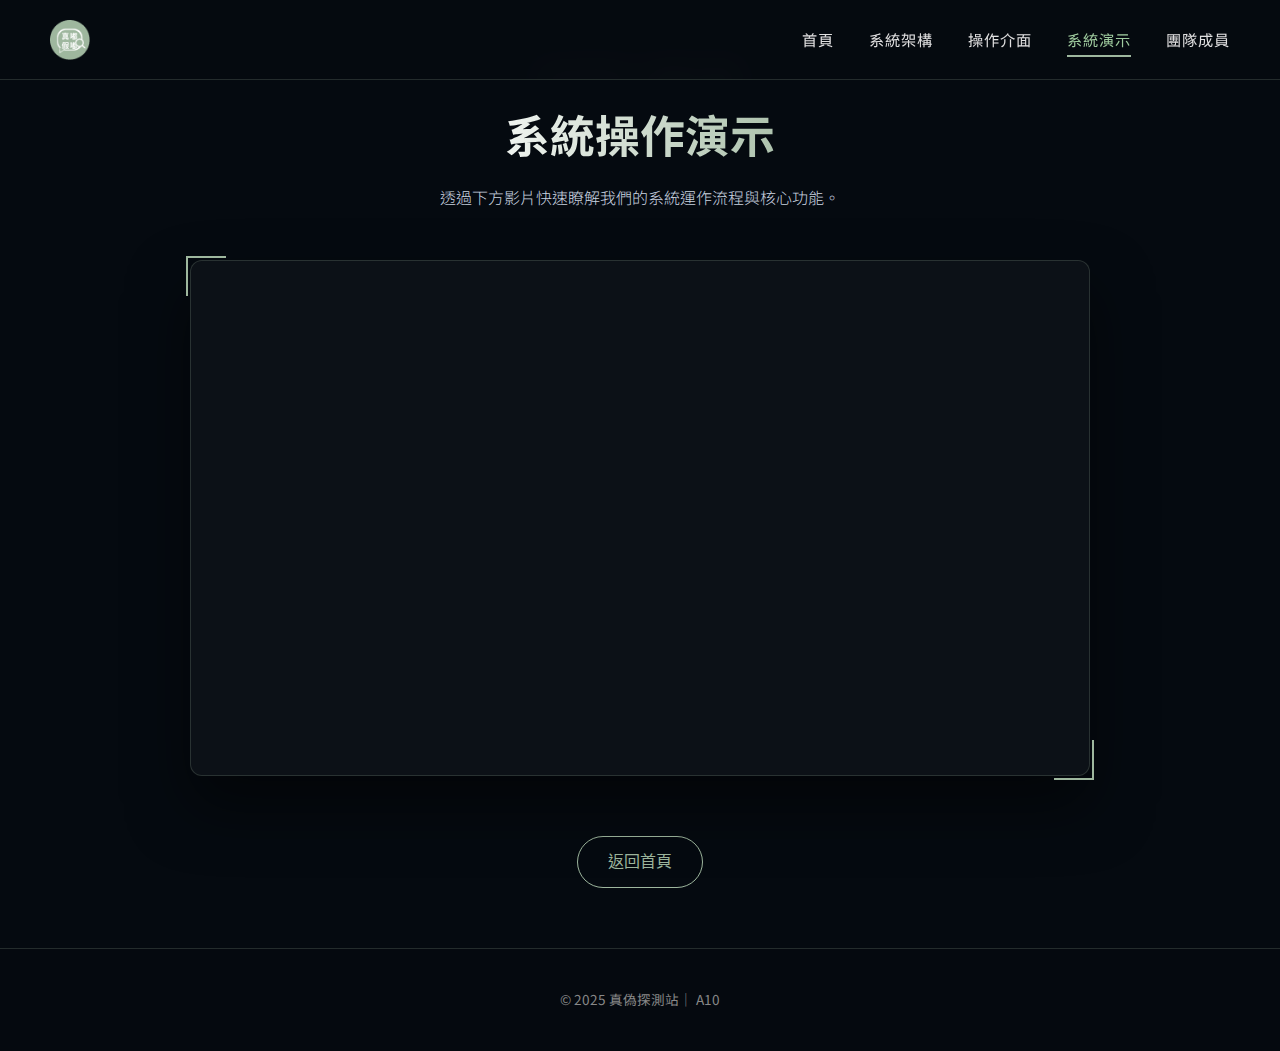
<file: Pages/system03.html>
<!DOCTYPE html>
<html lang="zh-TW">
<head>
    <meta charset="UTF-8">
    <meta name="viewport" content="width=device-width, initial-scale=1.0">
    <title>系統演示影片｜真偽探測站 </title>
    <link rel="stylesheet" href="/Assets/css/video-style.css">
    <link rel="stylesheet" href="/Assets/css/base.css">
    <link href="https://fonts.googleapis.com/css2?family=Orbitron:wght@400;700&family=Noto+Sans+TC:wght@300;500;700&display=swap" rel="stylesheet">
</head>
<body>

    <header>
        <nav>
            <a href="../index.html" class="brand">
                <img src="/Assets/images/logo.png" alt="Logo" class="brand-logo" >

            </a>
            <div class="nav-links">
                <a href="/index.html" >首頁</a>
                <a href="/Pages/system.html">系統架構</a>
                <a href="/Pages/system02.html">操作介面</a>
                <a href="/Pages/system03.html" class="active">系統演示</a>
                <a href="/Pages/team.html">團隊成員</a>
            </div>
        </nav>
    </header>

    <div class="video-page-container">
        <!-- 頂部裝飾標題 -->
        <section class="video-header">
            <span class="system-tag">SYSTEM VIDEO 03</span>
            <h1>系統操作演示</h1>
            <p>透過下方影片快速瞭解我們的系統運作流程與核心功能。</p>
        </section>

        <!-- 影片主要區域 -->
        <section class="video-main">
            <div class="video-frame-wrapper">
                <div class="video-aspect-ratio">
                    <iframe 
                        src="https://www.youtube.com/embed/9Rd_WHFEKbU?si=hiyc2qvZWANth24O" 
                        title="YouTube video player" 
                        frameborder="0" 
                        allow="accelerometer; autoplay; clipboard-write; encrypted-media; gyroscope; picture-in-picture; web-share" 
                        referrerpolicy="strict-origin-when-cross-origin" 
                        allowfullscreen>
                    </iframe>
                </div>
                <!-- 裝飾邊框 -->
                <div class="frame-decoration top-left"></div>
                <div class="frame-decoration bottom-right"></div>
            </div>
        </section>

        <!-- 底部回首頁按鈕 -->
        <div class="video-footer">
            <a href="../index.html" class="back-btn">返回首頁</a>
        </div>
    </div>
    
    <footer>
        <p class="copyright">© 2025 真偽探測站｜ A10</p>
    </footer>

</body>
</html>
</file>
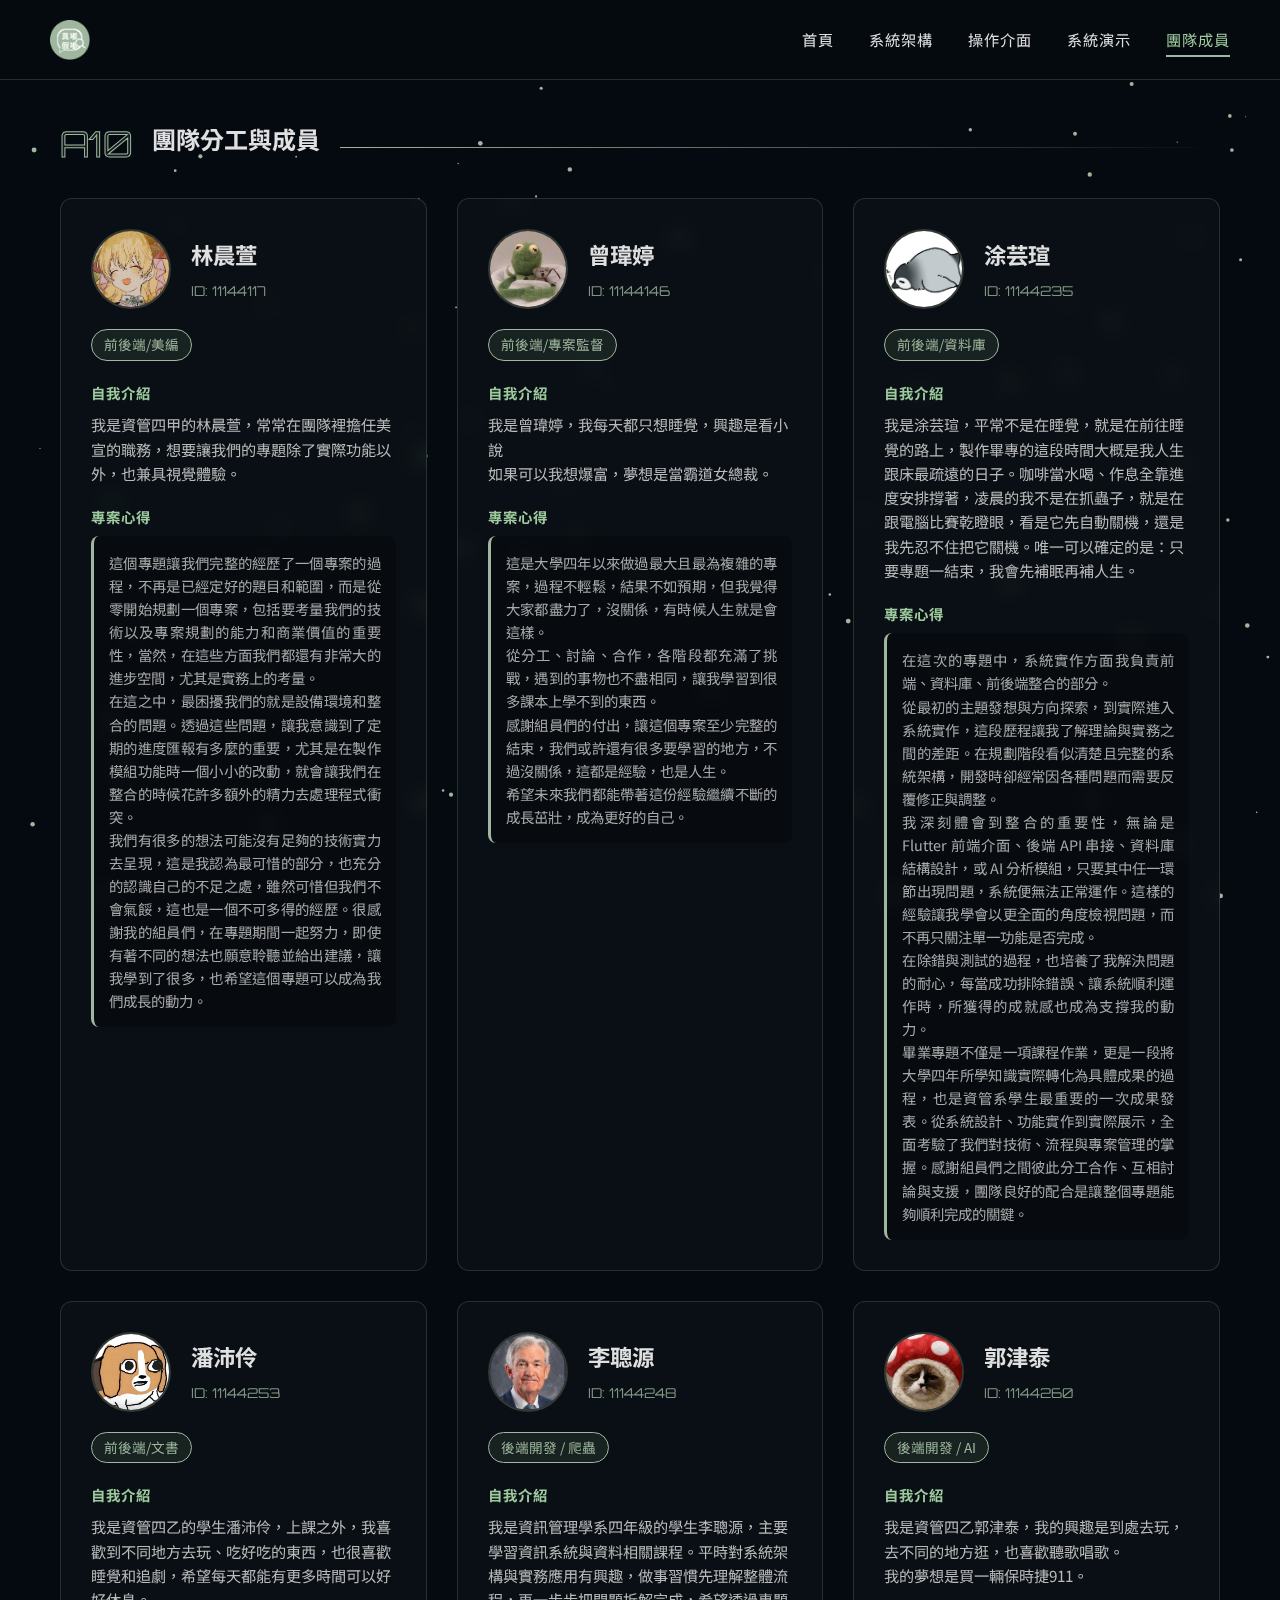
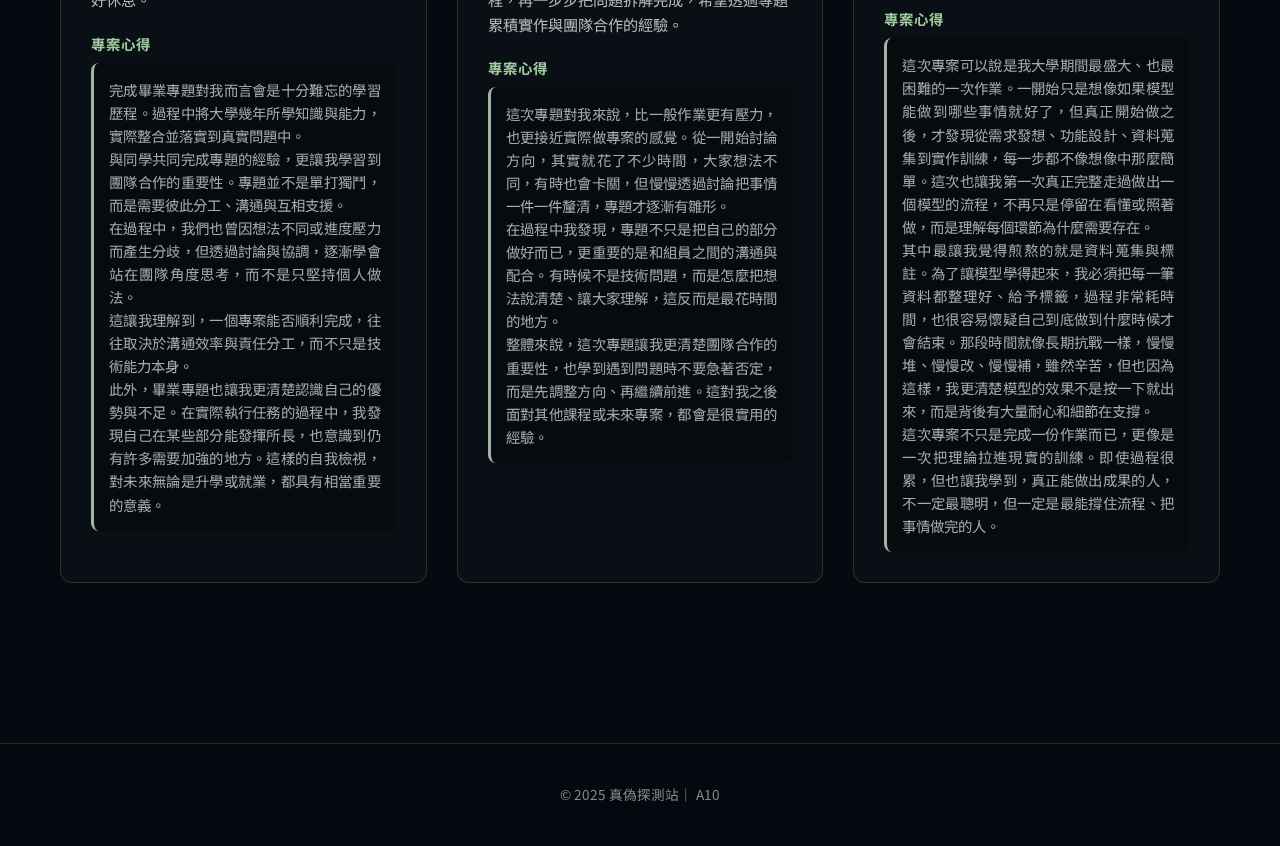
<file: Pages/team.html>
<!DOCTYPE html>
<html lang="zh-Hant">
<head>
    <meta charset="UTF-8">
    <meta name="viewport" content="width=device-width, initial-scale=1.0">
    <title>團隊成員｜真偽探測站</title>
    <link href="https://fonts.googleapis.com/css2?family=Noto+Sans+TC:wght@300;400;700&family=Orbitron:wght@400;700&display=swap" rel="stylesheet">
    <link rel="stylesheet" href="/Assets/css/base.css">
    <link rel="stylesheet" href="/Assets/css/team.css">
</head>
<body>
    <canvas id="particle-canvas"></canvas>
    

  
    <header>
        <nav>
            <a href="../index.html" class="brand">
                <img src="/Assets/images/logo.png" alt="Logo" class="brand-logo" >

            </a>
            <div class="nav-links">
                <a href="/index.html" >首頁</a>
                <a href="/Pages/system.html">系統架構</a>
                <a href="/Pages/system02.html">操作介面</a>
                <a href="/Pages/system03.html" >系統演示</a>
                <a href="/Pages/team.html"class="active">團隊成員</a>
            </div>
        </nav>
    </header>

    <main class="container">
        <section class="section">
            <div class="section-header">
                <span class="section-num">A10</span>
                <h2>團隊分工與成員</h2>
                <div class="h-line"></div>
            </div>
            
            <div class="team-grid">
                <!-- 成員 1 -->
                <div class="glass-container member-card">
                    <div class="member-header">
                        <img src="/Assets/images/S__145104920.jpg" alt="林晨萱" >
                        <div class="info-titles">
                            <h3>林晨萱</h3>
                            <span class="student-id">ID: 11144117</span>
                        </div>
                    </div>
                    <div class="role-tag">前後端/美編 </div>
                    <div class="content-block">
                        <span class="content-label">自我介紹</span>
                        <p class="intro-text">我是資管四甲的林晨萱，常常在團隊裡擔任美宣的職務，想要讓我們的專題除了實際功能以外，也兼具視覺體驗。</p>
                        
                        <span class="content-label">專案心得</span>
                        <div class="experience-box">
                            <p class="experience-text">這個專題讓我們完整的經歷了一個專案的過程，不再是已經定好的題目和範圍，而是從零開始規劃一個專案，包括要考量我們的技術以及專案規劃的能力和商業價值的重要性，當然，在這些方面我們都還有非常大的進步空間，尤其是實務上的考量。<br>
                                在這之中，最困擾我們的就是設備環境和整合的問題。透過這些問題，讓我意識到了定期的進度匯報有多麼的重要，尤其是在製作模組功能時一個小小的改動，就會讓我們在整合的時候花許多額外的精力去處理程式衝突。<br>
                                我們有很多的想法可能沒有足夠的技術實力去呈現，這是我認為最可惜的部分，也充分的認識自己的不足之處，雖然可惜但我們不會氣餒，這也是一個不可多得的經歷。很感謝我的組員們，在專題期間一起努力，即使有著不同的想法也願意聆聽並給出建議，讓我學到了很多，也希望這個專題可以成為我們成長的動力。
                            </p>
                        </div>
                    </div>
                </div>

                <!-- 成員 2 -->
                <div class="glass-container member-card">
                    <div class="member-header">
                        <img src="/Assets/images/ting.jpg" alt="曾瑋婷" class="avatar-img" >
                        <div class="info-titles">
                            <h3>曾瑋婷</h3>
                            <span class="student-id">ID: 11144146</span>
                        </div>
                    </div>
                    <div class="role-tag">前後端/專案監督</div>
                    <div class="content-block">
                        <span class="content-label">自我介紹</span>
                        <p class="intro-text">我是曾瑋婷，我每天都只想睡覺，興趣是看小說<br>如果可以我想爆富，夢想是當霸道女總裁。</p>
                        
                        <span class="content-label">專案心得</span>
                        <div class="experience-box">
                            <p class="experience-text">這是大學四年以來做過最大且最為複雜的專案，過程不輕鬆，結果不如預期，但我覺得大家都盡力了，沒關係，有時候人生就是會這樣。<br>
                            從分工、討論、合作，各階段都充滿了挑戰，遇到的事物也不盡相同，讓我學習到很多課本上學不到的東西。<br>
                            感謝組員們的付出，讓這個專案至少完整的結束，我們或許還有很多要學習的地方，不過沒關係，這都是經驗，也是人生。<br>
                            希望未來我們都能帶著這份經驗繼續不斷的成長茁壯，成為更好的自己。
                            </p>
                        </div>
                    </div>
                </div>

                <!-- 成員 3 -->
                <div class="glass-container member-card">
                    <div class="member-header">
                        <img src="/Assets/images/sky.jpg" alt="涂芸瑄" class="avatar-img" >
                        <div class="info-titles">
                            <h3>涂芸瑄</h3>
                            <span class="student-id">ID: 11144235</span>
                        </div>
                    </div>
                    <div class="role-tag">前後端/資料庫</div>
                    <div class="content-block">
                        <span class="content-label">自我介紹</span>
                        <p class="intro-text">我是涂芸瑄，平常不是在睡覺，就是在前往睡覺的路上，製作畢專的這段時間大概是我人生跟床最疏遠的日子。咖啡當水喝、作息全靠進度安排撐著，凌晨的我不是在抓蟲子，就是在跟電腦比賽乾瞪眼，看是它先自動關機，還是我先忍不住把它關機。唯一可以確定的是：只要專題一結束，我會先補眠再補人生。</p>
                        
                        <span class="content-label">專案心得</span>
                        <div class="experience-box">
                            <p class="experience-text">在這次的專題中，系統實作方面我負責前端、資料庫、前後端整合的部分。<br>
                                從最初的主題發想與方向探索，到實際進入系統實作，這段歷程讓我了解理論與實務之間的差距。在規劃階段看似清楚且完整的系統架構，開發時卻經常因各種問題而需要反覆修正與調整。<br>
                                我深刻體會到整合的重要性，無論是 Flutter 前端介面、後端 API 串接、資料庫結構設計，或 AI 分析模組，只要其中任一環節出現問題，系統便無法正常運作。這樣的經驗讓我學會以更全面的角度檢視問題，而不再只關注單一功能是否完成。<br>
                                在除錯與測試的過程，也培養了我解決問題的耐心，每當成功排除錯誤、讓系統順利運作時，所獲得的成就感也成為支撐我的動力。<br>
                                畢業專題不僅是一項課程作業，更是一段將大學四年所學知識實際轉化為具體成果的過程，也是資管系學生最重要的一次成果發表。從系統設計、功能實作到實際展示，全面考驗了我們對技術、流程與專案管理的掌握。感謝組員們之間彼此分工合作、互相討論與支援，團隊良好的配合是讓整個專題能夠順利完成的關鍵。
                            </p>
                        </div>
                    </div>
                </div>

                <!-- 成員 4 -->
                <div class="glass-container member-card">
                    <div class="member-header">
                        <img src="/Assets/images/pei.jpg" alt="潘沛伶" class="avatar-img" >
                        <div class="info-titles">
                            <h3>潘沛伶</h3>
                            <span class="student-id">ID: 11144253</span>
                        </div>
                    </div>
                    <div class="role-tag">前後端/文書</div>
                    <div class="content-block">
                        <span class="content-label">自我介紹</span>
                        <p class="intro-text">我是資管四乙的學生潘沛伶，上課之外，我喜歡到不同地方去玩、吃好吃的東西，也很喜歡睡覺和追劇，希望每天都能有更多時間可以好好休息。</p>
                        
                        <span class="content-label">專案心得</span>
                        <div class="experience-box">
                            <p class="experience-text">完成畢業專題對我而言會是十分難忘的學習歷程。過程中將大學幾年所學知識與能力，實際整合並落實到真實問題中。<br>
                                與同學共同完成專題的經驗，更讓我學習到團隊合作的重要性。專題並不是單打獨鬥，而是需要彼此分工、溝通與互相支援。<br>
                                在過程中，我們也曾因想法不同或進度壓力而產生分歧，但透過討論與協調，逐漸學會站在團隊角度思考，而不是只堅持個人做法。<br>
                                這讓我理解到，一個專案能否順利完成，往往取決於溝通效率與責任分工，而不只是技術能力本身。<br>
                                此外，畢業專題也讓我更清楚認識自己的優勢與不足。在實際執行任務的過程中，我發現自己在某些部分能發揮所長，也意識到仍有許多需要加強的地方。這樣的自我檢視，對未來無論是升學或就業，都具有相當重要的意義。 
                            </p>
                        </div>
                    </div>
                </div>

                <!-- 成員 5 -->
                <div class="glass-container member-card">
                    <div class="member-header">
                        <img src="/Assets/images/john.jpg" alt="李聰源" class="avatar-img">
                        <div class="info-titles">
                            <h3>李聰源</h3>
                            <span class="student-id">ID: 11144248</span>
                        </div>
                    </div>
                    <div class="role-tag">後端開發 / 爬蟲</div>
                    <div class="content-block">
                        <span class="content-label">自我介紹</span>
                        <p class="intro-text">我是資訊管理學系四年級的學生李聰源，主要學習資訊系統與資料相關課程。平時對系統架構與實務應用有興趣，做事習慣先理解整體流程，再一步步把問題拆解完成，希望透過專題累積實作與團隊合作的經驗。</p>
                        
                        <span class="content-label">專案心得</span>
                        <div class="experience-box">
                            <p class="experience-text">這次專題對我來說，比一般作業更有壓力，也更接近實際做專案的感覺。從一開始討論方向，其實就花了不少時間，大家想法不同，有時也會卡關，但慢慢透過討論把事情一件一件釐清，專題才逐漸有雛形。<br>
                                在過程中我發現，專題不只是把自己的部分做好而已，更重要的是和組員之間的溝通與配合。有時候不是技術問題，而是怎麼把想法說清楚、讓大家理解，這反而是最花時間的地方。<br>
                                整體來說，這次專題讓我更清楚團隊合作的重要性，也學到遇到問題時不要急著否定，而是先調整方向、再繼續前進。這對我之後面對其他課程或未來專案，都會是很實用的經驗。
                            </p>
                        </div>
                    </div>
                </div>

                <!-- 成員 6 -->
                <div class="glass-container member-card">
                    <div class="member-header">
                        <img src="/Assets/images/S__96583764.jpg" alt="郭津泰" class="avatar-img" >
                        <div class="info-titles">
                            <h3>郭津泰</h3>
                            <span class="student-id">ID: 11144260</span>
                        </div>
                    </div>
                    <div class="role-tag">後端開發 / AI</div>
                    <div class="content-block">
                        <span class="content-label">自我介紹</span>
                        <p class="intro-text">我是資管四乙郭津泰，我的興趣是到處去玩，去不同的地方逛，也喜歡聽歌唱歌。<br>我的夢想是買一輛保時捷911。</p>
                        
                        <span class="content-label">專案心得</span>
                        <div class="experience-box">
                            <p class="experience-text">這次專案可以說是我大學期間最盛大、也最困難的一次作業。一開始只是想像如果模型能做到哪些事情就好了，但真正開始做之後，才發現從需求發想、功能設計、資料蒐集到實作訓練，每一步都不像想像中那麼簡單。這次也讓我第一次真正完整走過做出一個模型的流程，不再只是停留在看懂或照著做，而是理解每個環節為什麼需要存在。<br>
                                其中最讓我覺得煎熬的就是資料蒐集與標註。為了讓模型學得起來，我必須把每一筆資料都整理好、給予標籤，過程非常耗時間，也很容易懷疑自己到底做到什麼時候才會結束。那段時間就像長期抗戰一樣，慢慢堆、慢慢改、慢慢補，雖然辛苦，但也因為這樣，我更清楚模型的效果不是按一下就出來，而是背後有大量耐心和細節在支撐。<br>
                                這次專案不只是完成一份作業而已，更像是一次把理論拉進現實的訓練。即使過程很累，但也讓我學到，真正能做出成果的人，不一定最聰明，但一定是最能撐住流程、把事情做完的人。
                            </p>
                        </div>
                    </div>
                </div>
            </div>
        </section>
    </main>

    <script src="/Assets/js/effects.js"></script>
    <footer>
        <p class="copyright">© 2025 真偽探測站｜ A10</p>
    </footer>
</body>
</html>
</file>
<file: Assets/css/base.css>
/* 全站共用基礎樣式 - 真偽探測站 (綠色科技版) */
:root {
    --primary-green: #9EB79E;
    --secondary-green: #9FCC9F;
    --bg-dark: #050a10;
    --glass-bg: rgba(159, 204, 159, 0.03);
    --glass-border: rgba(158, 183, 158, 0.2);
    --text-main: #e0e0e0;
    --accent-glow: rgba(159, 204, 159, 0.4);
    --transition: 0.4s cubic-bezier(0.4, 0, 0.2, 1);
}

* {
    margin: 0;
    padding: 0;
    box-sizing: border-box;
}

body {
    font-family: 'Noto Sans TC', 'Microsoft JhengHei', sans-serif;
    background-color: var(--bg-dark);
    color: var(--text-main);
    line-height: 1.6;
    overflow-x: hidden;
}

/* 互動粒子背景 */
#particle-canvas {
    position: fixed;
    top: 0;
    left: 0;
    width: 100%;
    height: 100%;
    z-index: -1;
    pointer-events: none;
}

/* --- 導覽列佈局修正 --- */
header {
    position: fixed;
    top: 0;
    width: 100%;
    height: 80px; 
    z-index: 1000;
    background: rgba(5, 10, 16, 0.9);
    backdrop-filter: blur(15px);
    -webkit-backdrop-filter: blur(15px);
    border-bottom: 1px solid var(--glass-border);
}

/* 確保 nav 內部的 flex 不會影響到 header 以外的元素 */
header nav {
    display: flex;
    justify-content: space-between;
    align-items: center;
    max-width: 1400px;
    height: 100%; /* 撐滿 header 的 80px */
    margin: 0 auto;
    padding: 0 50px;
}

.brand-logo {
    height: 40px;
    width: auto;
    display: block;
    transition: var(--transition);
}

.brand-logo:hover {
    filter: drop-shadow(0 0 8px var(--accent-glow));
}

.nav-links {
    display: flex;
    gap: 35px;
    align-items: center;
}

.nav-links a {
    color: var(--text-main);
    text-decoration: none;
    font-size: 0.95rem;
    letter-spacing: 1px;
    transition: var(--transition);
    position: relative;
    font-weight: 400;
}

.nav-links a:hover, .nav-links a.active {
    color: var(--secondary-green);
}

.nav-links a::after {
    content: '';
    position: absolute;
    bottom: -5px;
    left: 0;
    width: 0;
    height: 2px;
    background: var(--primary-green);
    transition: var(--transition);
}

.nav-links a.active::after {
    width: 100%;
}

/* --- 內容大標與容器樣式 (恢復並優化) --- */
.container {
    max-width: 1200px;
    margin: 0 auto;
    padding: 120px 20px 80px; /* 確保內容不會被 fixed header 擋住 */
}

/* 這是您原本的 section-header 邏輯 */
.section-header {
    display: flex;
    align-items: flex-end;
    gap: 20px;
    margin-bottom: 40px;
}

.section-num {
    font-family: 'Orbitron', sans-serif;
    font-size: 2.2rem;
    line-height: 0.8;
    color: rgba(158, 183, 158, 0.1);
    -webkit-text-stroke: 1px var(--primary-green);
    flex-shrink: 0; /* 防止數字被擠壓 */
}

.section-title {
    font-size: 1.8rem;
    color: var(--primary-green);
    font-weight: 600;
}

.h-line {
    flex-grow: 1;
    height: 1px;
    background: linear-gradient(to right, var(--primary-green), transparent);
    margin-bottom: 10px;
}

/* 玻璃容器 */
.glass-container {
    background: var(--glass-bg);
    border: 1px solid var(--glass-border);
    backdrop-filter: blur(10px);
    -webkit-backdrop-filter: blur(10px);
    border-radius: 12px;
    padding: 30px;
}

/* 進場動畫控制 */
.section {
    margin-bottom: 80px;
    opacity: 1; 
    transform: translateY(0);
}

.js-enabled .section {
    opacity: 0;
    transform: translateY(30px);
    transition: 0.8s ease-out;
}

.js-enabled .section.active {
    opacity: 1;
    transform: translateY(0);
}

footer {
    padding: 40px 20px;
    border-top: 1px solid var(--glass-border);
    text-align: center;
    background: rgba(5, 10, 16, 0.95);
    font-size: 0.85rem;
    color: #888;
}

@media (max-width: 768px) {
    header nav { padding: 0 20px; }
    .nav-links { gap: 15px; }
    .nav-links a { font-size: 0.85rem; }
    .container { padding-top: 100px; }
    .section-num { font-size: 1.8rem; }
}
</file>
<file: Assets/css/index.css>
/* 覆蓋或更新原本的 Hero 樣式 */

.hero {
    height: 90vh;
    display: flex;
    flex-direction: column;
    justify-content: center;
    align-items: center;
    text-align: center;
    perspective: 1000px;
    overflow: hidden;
    background: radial-gradient(circle at center, rgba(158, 183, 158, 0.05) 0%, transparent 70%);
    position: relative;
}

/* 裝飾性背景文字 - 填補空曠感 */
.hero::before {
    content: "AI ANALYSIS SYSTEM v2.5 / DATA SCANNING...";
    position: absolute;
    bottom: 10%;
    left: 5%;
    font-family: 'Orbitron', sans-serif;
    font-size: 0.8rem; /* 稍微加大 */
    color: rgba(158, 183, 158, 0.2);
    letter-spacing: 6px;
    writing-mode: vertical-rl;
    animation: pulseAlpha 2s infinite alternate;
}

@keyframes pulseAlpha {
    from { opacity: 0.2; }
    to { opacity: 0.5; }
}

/* 標題發光與掃描效果 */
.glow-text {
    font-family: 'Orbitron', sans-serif;
    font-size: clamp(4rem, 15vw, 7.5rem); /* 加大標題字級 */
    font-weight: 900;
    color: #fff;
    position: relative;
    /* 基礎呼吸發光 */
    text-shadow: 0 0 15px rgba(158, 183, 158, 0.5),
                 0 0 30px rgba(158, 183, 158, 0.3),
                 0 0 50px rgba(158, 183, 158, 0.1);
    animation: textBreathing 3s ease-in-out infinite alternate;
    letter-spacing: 12px; /* 增加字間距 */
    margin-bottom: 25px;
}

/* 標題上方的雷射掃描光 */
.glow-text::after {
    content: "真偽探測站";
    position: absolute;
    left: 0;
    top: 0;
    width: 100%;
    height: 100%;
    color: var(--primary-green);
    overflow: hidden;
    clip-path: inset(0 100% 0 0);
    animation: scanMove 4s linear infinite;
    text-shadow: 0 0 25px var(--primary-green);
    filter: brightness(1.5);
}

@keyframes scanMove {
    0%, 20% { clip-path: inset(0 100% 0 0); }
    40%, 60% { clip-path: inset(0 0 0 0); }
    80%, 100% { clip-path: inset(0 0 0 100%); }
}

@keyframes textBreathing {
    from {
        text-shadow: 0 0 15px rgba(158, 183, 158, 0.5), 0 0 30px rgba(158, 183, 158, 0.3);
        transform: scale(1);
    }
    to {
        text-shadow: 0 0 25px rgba(158, 183, 158, 0.8), 0 0 50px var(--primary-green), 0 0 70px rgba(158, 183, 158, 0.4);
        transform: scale(1.03);
    }
}

/* Slogan 區塊特效 */
.slogan-container {
    display: flex;
    align-items: center;
    gap: 30px; /* 增加間距 */
    margin-bottom: 40px;
    opacity: 0;
    animation: fadeIn 1s ease-out 1s forwards;
}

.slogan {
    font-size: 2rem; /* 加大標語 */
    letter-spacing: 15px;
    color: var(--secondary-green);
    font-weight: 400;
    text-shadow: 0 0 15px var(--secondary-green);
}

.slogan-line {
    width: 80px; /* 拉長線條 */
    height: 2px;
    background: linear-gradient(90deg, transparent, var(--primary-green), transparent);
    position: relative;
    overflow: hidden;
}

.slogan-line::before {
    content: '';
    position: absolute;
    top: 0;
    left: -100%;
    width: 100%;
    height: 100%;
    background: white;
    box-shadow: 0 0 15px white;
    animation: lineFlow 2s linear infinite;
}

@keyframes lineFlow {
    0% { left: -100%; }
    100% { left: 100%; }
}

/* Subtitle 區塊 */
.subtitle {
    font-size: 1.3rem; /* 加大副標 */
    color: #bbb;
    margin: 8px 0;
    letter-spacing: 3px;
    opacity: 0;
    transform: translateY(20px);
    animation: fadeInUp 0.8s ease-out forwards;
}

.subtitle:nth-of-type(1) { animation-delay: 1.5s; }
.subtitle:nth-of-type(2) { animation-delay: 1.8s; }

/* 內容區塊基礎動畫與過度導引線 */
.section {
    opacity: 0;
    transform: translateY(40px);
    transition: all 1.2s cubic-bezier(0.25, 1, 0.5, 1);
    margin-bottom: 150px; /* 增加區塊間距 */
    position: relative;
}

.section::before {
    content: '';
    position: absolute;
    top: -100px;
    left: 50%;
    width: 1px;
    height: 80px;
    background: linear-gradient(to bottom, transparent, var(--primary-green), transparent);
    opacity: 0.3;
}

.section.active {
    opacity: 1;
    transform: translateY(0);
}

/* 01 專題動機 - 強化玻璃卡片與掃描感 */
.feature-grid {
    display: grid;
    grid-template-columns: 1fr 1fr;
    gap: 40px;
    margin-top: 30px;
}

.card-glow {
    position: relative;
    overflow: hidden;
    padding: 50px; /* 增加內邊距 */
    background: rgba(255, 255, 255, 0.02);
    border: 1px solid rgba(158, 183, 158, 0.15);
    backdrop-filter: blur(12px);
    transition: all 0.5s ease;
}

.card-glow h3 {
    font-size: 1.8rem; /* 加大卡片標題 */
    margin-bottom: 25px;
    color: var(--primary-green);
}

/* 卡片背景增加數位掃描線 */
.card-glow::before {
    content: '';
    position: absolute;
    top: 0;
    left: 0;
    width: 100%;
    height: 100%;
    background: linear-gradient(rgba(158, 183, 158, 0) 50%, rgba(158, 183, 158, 0.03) 50%);
    background-size: 100% 4px;
    pointer-events: none;
}

/* 懸停時的動態掃描 */
.card-glow:hover {
    border-color: var(--primary-green);
    background: rgba(158, 183, 158, 0.05);
    box-shadow: 0 0 50px rgba(158, 183, 158, 0.2);
    transform: translateY(-8px);
}

.card-glow ul li {
    margin-bottom: 20px;
    position: relative;
    padding-left: 30px;
    font-size: 1.1rem; /* 加大清單字體 */
    line-height: 1.6;
    transition: transform 0.3s ease;
}

.card-glow ul li:hover {
    transform: translateX(12px);
    color: #fff;
}

.card-glow ul li::before {
    content: '>>';
    position: absolute;
    left: 0;
    color: var(--primary-green);
    font-family: 'Orbitron', sans-serif;
    font-size: 0.9rem;
    animation: flash 1.5s infinite;
}

@keyframes flash {
    0%, 100% { opacity: 1; text-shadow: 0 0 8px var(--primary-green); }
    50% { opacity: 0.2; text-shadow: none; }
}

/* 02 預期效益 - 六宮格排版與 3D 懸浮 */
.benefit-grid {
    display: grid;
    grid-template-columns: repeat(3, 1fr);
    gap: 30px;
}

.benefit-card {
    padding: 35px;
    border: 1px solid rgba(255, 255, 255, 0.08);
    background: linear-gradient(135deg, rgba(255,255,255,0.05) 0%, rgba(255,255,255,0.01) 100%);
    position: relative;
    overflow: hidden;
    transition: all 0.6s cubic-bezier(0.165, 0.84, 0.44, 1);
    opacity: 0;
    transform: perspective(1000px) rotateX(15deg) translateY(40px);
}

/* 裝飾性的小進度條動畫 */
.benefit-card::after {
    content: '';
    position: absolute;
    bottom: 0;
    left: 0;
    height: 3px;
    width: 0;
    background: var(--primary-green);
    box-shadow: 0 0 12px var(--primary-green);
    transition: width 0.6s ease;
}

.benefit-card:hover::after {
    width: 100%;
}

.section.active .benefit-card {
    opacity: 1;
    transform: perspective(1000px) rotateX(0deg) translateY(0);
}

/* 逐一延遲出現 */
.section.active .benefit-card:nth-child(1) { transition-delay: 0.1s; }
.section.active .benefit-card:nth-child(2) { transition-delay: 0.2s; }
.section.active .benefit-card:nth-child(3) { transition-delay: 0.3s; }
.section.active .benefit-card:nth-child(4) { transition-delay: 0.4s; }
.section.active .benefit-card:nth-child(5) { transition-delay: 0.5s; }
.section.active .benefit-card:nth-child(6) { transition-delay: 0.6s; }

.benefit-card:hover {
    transform: translateY(-15px) scale(1.05);
    border-color: rgba(158, 183, 158, 0.6);
    background: rgba(158, 183, 158, 0.12);
    box-shadow: 0 25px 50px rgba(0, 0, 0, 0.5);
}

.benefit-tag {
    font-family: 'Orbitron', sans-serif;
    font-size: 0.75rem; /* 微調標籤大小 */
    color: var(--primary-green);
    background: rgba(158, 183, 158, 0.1);
    padding: 5px 15px;
    border-left: 3px solid var(--primary-green);
    margin-bottom: 25px;
    display: inline-block;
}

.benefit-card h4 {
    color: #fff;
    font-size: 1.4rem; /* 加大卡片標題 */
    margin-bottom: 18px;
    letter-spacing: 2px;
    font-weight: 700;
}

.benefit-card p {
    color: #ccc; /* 調淺文字顏色提升對比 */
    font-size: 1rem; /* 加大內文 */
    line-height: 1.8; /* 增加行高 */
    font-weight: 300;
}

/* 通用動畫 */
@keyframes fadeInUp {
    to {
        opacity: 1;
        transform: translateY(0);
    }
}

@keyframes fadeIn {
    to { opacity: 1; }
}

/* 響應式 */
@media (max-width: 1024px) {
    .benefit-grid { grid-template-columns: repeat(2, 1fr); }
}

@media (max-width: 768px) {
    .feature-grid, .benefit-grid { grid-template-columns: 1fr; }
    .glow-text { font-size: 3.2rem; letter-spacing: 6px; }
    .slogan { font-size: 1.4rem; letter-spacing: 8px; }
    .subtitle { font-size: 1.1rem; }
    .hero::before { display: none; }
}
</file>
<file: css/base.css>
/* 全站共用基礎樣式 - 真偽探測站 (綠色科技版) */
:root {
    --primary-green: #9EB79E;
    --secondary-green: #9FCC9F;
    --bg-dark: #050a10;
    --glass-bg: rgba(159, 204, 159, 0.03);
    --glass-border: rgba(158, 183, 158, 0.2);
    --text-main: #e0e0e0;
    --accent-glow: rgba(159, 204, 159, 0.4);
    --transition: 0.4s cubic-bezier(0.4, 0, 0.2, 1);
}

* {
    margin: 0;
    padding: 0;
    box-sizing: border-box;
}

body {
    font-family: 'Noto Sans TC', 'Microsoft JhengHei', sans-serif;
    background-color: var(--bg-dark);
    color: var(--text-main);
    line-height: 1.6;
    overflow-x: hidden;
}

/* 互動粒子背景 */
#particle-canvas {
    position: fixed;
    top: 0;
    left: 0;
    width: 100%;
    height: 100%;
    z-index: -1;
    pointer-events: none;
}

/* --- 導覽列佈局修正 --- */
header {
    position: fixed;
    top: 0;
    width: 100%;
    height: 80px; 
    z-index: 1000;
    background: rgba(5, 10, 16, 0.9);
    backdrop-filter: blur(15px);
    -webkit-backdrop-filter: blur(15px);
    border-bottom: 1px solid var(--glass-border);
}

/* 確保 nav 內部的 flex 不會影響到 header 以外的元素 */
header nav {
    display: flex;
    justify-content: space-between;
    align-items: center;
    max-width: 1400px;
    height: 100%; /* 撐滿 header 的 80px */
    margin: 0 auto;
    padding: 0 50px;
}

.brand-logo {
    height: 40px;
    width: auto;
    display: block;
    transition: var(--transition);
}

.brand-logo:hover {
    filter: drop-shadow(0 0 8px var(--accent-glow));
}

.nav-links {
    display: flex;
    gap: 35px;
    align-items: center;
}

.nav-links a {
    color: var(--text-main);
    text-decoration: none;
    font-size: 0.95rem;
    letter-spacing: 1px;
    transition: var(--transition);
    position: relative;
    font-weight: 400;
}

.nav-links a:hover, .nav-links a.active {
    color: var(--secondary-green);
}

.nav-links a::after {
    content: '';
    position: absolute;
    bottom: -5px;
    left: 0;
    width: 0;
    height: 2px;
    background: var(--primary-green);
    transition: var(--transition);
}

.nav-links a.active::after {
    width: 100%;
}

/* --- 內容大標與容器樣式 (恢復並優化) --- */
.container {
    max-width: 1200px;
    margin: 0 auto;
    padding: 120px 20px 80px; /* 確保內容不會被 fixed header 擋住 */
}

/* 這是您原本的 section-header 邏輯 */
.section-header {
    display: flex;
    align-items: flex-end;
    gap: 20px;
    margin-bottom: 40px;
}

.section-num {
    font-family: 'Orbitron', sans-serif;
    font-size: 2.2rem;
    line-height: 0.8;
    color: rgba(158, 183, 158, 0.1);
    -webkit-text-stroke: 1px var(--primary-green);
    flex-shrink: 0; /* 防止數字被擠壓 */
}

.section-title {
    font-size: 1.8rem;
    color: var(--primary-green);
    font-weight: 600;
}

.h-line {
    flex-grow: 1;
    height: 1px;
    background: linear-gradient(to right, var(--primary-green), transparent);
    margin-bottom: 10px;
}

/* 玻璃容器 */
.glass-container {
    background: var(--glass-bg);
    border: 1px solid var(--glass-border);
    backdrop-filter: blur(10px);
    -webkit-backdrop-filter: blur(10px);
    border-radius: 12px;
    padding: 30px;
}

/* 進場動畫控制 */
.section {
    margin-bottom: 80px;
    opacity: 1; 
    transform: translateY(0);
}

.js-enabled .section {
    opacity: 0;
    transform: translateY(30px);
    transition: 0.8s ease-out;
}

.js-enabled .section.active {
    opacity: 1;
    transform: translateY(0);
}

footer {
    padding: 40px 20px;
    border-top: 1px solid var(--glass-border);
    text-align: center;
    background: rgba(5, 10, 16, 0.95);
    font-size: 0.85rem;
    color: #888;
}

@media (max-width: 768px) {
    header nav { padding: 0 20px; }
    .nav-links { gap: 15px; }
    .nav-links a { font-size: 0.85rem; }
    .container { padding-top: 100px; }
    .section-num { font-size: 1.8rem; }
}
</file>
<file: css/system.css>
/* 系統架構頁面專屬樣式 - 土星環 3D 視覺與數據指標表格 */

/* 頁面頂部大標題 */
.page-hero {
    text-align: center;
    padding: 60px 0 20px;
    margin-bottom: 40px;
}

.page-hero h1 {
    font-family: 'Orbitron', 'Noto Sans TC', sans-serif;
    font-size: 3.5rem;
    color: var(--primary-green);
    text-transform: uppercase;
    letter-spacing: 8px;
    margin-bottom: 10px;
    text-shadow: 0 0 20px rgba(158, 183, 158, 0.5);
}

.page-hero p {
    color: #888;
    font-size: 1.1rem;
    letter-spacing: 2px;
}

/* --- 土星環 3D 裝飾區 --- */
.carousel-section {
    height: 450px;
    display: flex;
    align-items: center;
    justify-content: center;
    perspective: 2000px;
    overflow: hidden;
    margin-top: -20px;
}

.carousel-stage {
    transform-style: preserve-3d;
    transform: rotateX(20deg); /* 傾斜視角 */
    width: 100%;
    height: 100%;
    display: flex;
    align-items: center;
    justify-content: center;
}

.carousel-container {
    position: relative;
    width: 120px;
    height: 120px;
    transform-style: preserve-3d;
    animation: rotateOrbit 40s linear infinite; /* 持續旋轉，不停止 */
}

@keyframes rotateOrbit {
    from { transform: rotateY(0deg); }
    to { transform: rotateY(360deg); }
}

.metric-bubble {
    position: absolute;
    top: 0;
    left: 0;
    width: 120px;
    height: 120px;
    background: rgba(158, 183, 158, 0.05);
    border: 1px solid rgba(158, 183, 158, 0.3);
    backdrop-filter: blur(8px);
    display: flex;
    align-items: center;
    justify-content: center;
    text-align: center;
    border-radius: 50%;
    box-shadow: 0 0 15px rgba(158, 183, 158, 0.1);
    transform-style: preserve-3d;
}

/* 文字補償動畫：球在動但字不轉 */
.bubble-inner {
    transform-style: preserve-3d;
    animation: counterRotate 40s linear infinite;
    width: 100%;
}

@keyframes counterRotate {
    from { transform: rotateY(0deg) rotateX(-20deg); }
    to { transform: rotateY(-360deg) rotateX(-20deg); }
}

/* 即使 hover 也不要停下來 */
.carousel-section:hover .carousel-container,
.carousel-section:hover .bubble-inner {
    animation-play-state: running; 
}

.bubble-inner h4 {
    font-size: 0.9rem;
    color: var(--primary-green);
    font-family: 'Noto Sans TC', sans-serif;
    font-weight: 700;
}

/* 分布半徑 220px (較緊湊) */
.bubble-1 { transform: rotateY(0deg) translateZ(220px); }
.bubble-2 { transform: rotateY(51.4deg) translateZ(220px); }
.bubble-3 { transform: rotateY(102.8deg) translateZ(220px); }
.bubble-4 { transform: rotateY(154.2deg) translateZ(220px); }
.bubble-5 { transform: rotateY(205.6deg) translateZ(220px); }
.bubble-6 { transform: rotateY(257deg) translateZ(220px); }
.bubble-7 { transform: rotateY(308.4deg) translateZ(220px); }

/* --- AI 指標詳情表格 --- */
.metrics-table-container {
    margin-top: -20px;
    margin-bottom: 80px;
}

.metrics-grid {
    display: grid;
    grid-template-columns: repeat(auto-fill, minmax(300px, 1fr));
    gap: 20px;
    margin-top: 30px;
}

.metric-card {
    background: rgba(158, 183, 158, 0.03);
    border: 1px solid var(--glass-border);
    padding: 25px;
    border-radius: 12px;
    transition: var(--transition);
}

.metric-card:hover {
    background: rgba(158, 183, 158, 0.08);
    border-color: var(--primary-green);
    transform: translateY(-5px);
}

.metric-card h4 {
    color: var(--primary-green);
    font-size: 1.1rem;
    margin-bottom: 10px;
    display: flex;
    align-items: center;
    gap: 10px;
}

.metric-card h4::before {
    content: '';
    width: 8px;
    height: 8px;
    background: var(--primary-green);
    border-radius: 50%;
    box-shadow: 0 0 10px var(--primary-green);
}

.metric-card p {
    color: #bbb;
    font-size: 0.9rem;
    line-height: 1.6;
}

/* --- 運作流程樣式 --- */
.flow-container {
    margin-top: 40px;
    display: flex;
    flex-direction: column;
    align-items: center;
}

.flow-step {
    width: 100%;
    max-width: 850px;
    display: flex;
    gap: 30px;
    align-items: center;
    padding: 30px;
}

.step-icon {
    flex-shrink: 0;
    width: 80px;
    height: 80px;
    border: 2px solid var(--primary-green);
    border-radius: 50%;
    display: flex;
    align-items: center;
    justify-content: center;
    background: rgba(158, 183, 158, 0.1);
}

.module-num {
    font-family: 'Orbitron', sans-serif;
    font-size: 1.8rem;
    color: var(--primary-green);
    font-weight: 700;
}

.step-content h4 {
    color: var(--primary-green);
    font-size: 1.2rem;
    margin-bottom: 8px;
}

.flow-connector {
    width: 2px;
    height: 40px;
    background: linear-gradient(to bottom, var(--primary-green), transparent);
    margin-left: 70px;
}

/* 通用技術表格 */
.tech-table {
    width: 100%;
    border-collapse: collapse;
}

.tech-table th, .tech-table td {
    padding: 20px;
    text-align: left;
    border-bottom: 1px solid var(--glass-border);
}

.tech-table th {
    color: var(--primary-green);
    font-family: 'Orbitron', sans-serif;
    font-size: 0.9rem;
    text-transform: uppercase;
}

.tech-table td:first-child {
    font-weight: 700;
    color: var(--secondary-green);
    width: 35%; /* 稍微拉寬以容納標題 */
}

.tech-table td {
    color: #ccc;
    font-size: 0.95rem;
}
</file>
<file: css/video-style.css>
/* 基礎設定 */
* {
    margin: 0;
    padding: 0;
    box-sizing: border-box;
}

body {
    background-color: #050a10; /* 深藍黑色底 */
    font-family: 'Noto Sans TC', sans-serif;
    color: #ffffff;
    overflow-x: hidden;
    min-height: 100vh;
}

.video-page-container {
    max-width: 1200px;
    margin: 0 auto;
    padding: 60px 20px;
    display: flex;
    flex-direction: column;
    align-items: center;
}

/* 標題樣式 */
.video-header {
    text-align: center;
    margin-bottom: 50px;
}

.system-tag {
    font-family: 'Orbitron', sans-serif;
    color: #9eb79e;
    letter-spacing: 3px;
    font-size: 0.9rem;
    display: block;
    margin-bottom: 15px;
}

.video-header h1 {
    font-size: 2.8rem;
    margin-bottom: 15px;
    background: linear-gradient(to right, #ffffff, #9eb79e);
    -webkit-background-clip: text;
    -webkit-text-fill-color: transparent;
}

.video-header p {
    color: #cbd5e1;
    font-weight: 300;
}

/* 影片容器 - 關鍵在於維持 16:9 並具備響應式 */
.video-main {
    width: 100%;
    max-width: 900px;
    position: relative;
}

.video-frame-wrapper {
    position: relative;
    padding: 10px;
    background: rgba(255, 255, 255, 0.03);
    border: 1px solid rgba(158, 183, 158, 0.2);
    border-radius: 12px;
    box-shadow: 0 30px 60px rgba(0, 0, 0, 0.5);
}

.video-aspect-ratio {
    position: relative;
    width: 100%;
    padding-bottom: 56.25%; /* 16:9 Ratio */
    height: 0;
    overflow: hidden;
    border-radius: 6px;
}

.video-aspect-ratio iframe {
    position: absolute;
    top: 0;
    left: 0;
    width: 100%;
    height: 100%;
}

/* 裝飾線條 */
.frame-decoration {
    position: absolute;
    width: 40px;
    height: 40px;
    border-color: #9eb79e;
    border-style: solid;
    pointer-events: none;
}

.top-left {
    top: -5px;
    left: -5px;
    border-width: 2px 0 0 2px;
}

.bottom-right {
    bottom: -5px;
    right: -5px;
    border-width: 0 2px 2px 0;
}

/* 頁尾與按鈕 */
.video-footer {
    margin-top: 60px;
}

.back-btn {
    text-decoration: none;
    font-family: 'Orbitron', sans-serif;
    color: #9eb79e;
    padding: 12px 30px;
    border: 1px solid #9eb79e;
    border-radius: 50px;
    transition: all 0.3s ease;
    display: inline-block;
}

.back-btn:hover {
    background: #9eb79e;
    color: #050a10;
    box-shadow: 0 0 20px rgba(158, 183, 158, 0.4);
    transform: translateY(-2px);
}

/* 手機版調整 */
@media (max-width: 768px) {
    .video-header h1 {
        font-size: 2rem;
    }
    
    .video-page-container {
        padding: 40px 15px;
    }
}
</file>
<file: css/team.css>
/* 團隊成員頁面專用樣式 */

.team-grid {
    display: grid;
    grid-template-columns: repeat(auto-fill, minmax(350px, 1fr));
    gap: 30px;
    margin-top: 40px;
}

.member-card {
    transition: var(--transition);
    height: 100%;
    display: flex;
    flex-direction: column;
}

.member-card:hover {
    transform: translateY(-10px);
    border-color: var(--primary-green);
    box-shadow: 0 15px 40px rgba(159, 204, 159, 0.15);
}

.member-header {
    display: flex;
    align-items: center;
    gap: 20px;
    margin-bottom: 20px;
}

/* 關鍵修正：統一頭像尺寸與裁剪方式 */
.member-header img {
    width: 80px;
    height: 80px;
    border-radius: 50%;
    object-fit: cover; /* 核心修正：強制填滿並裁剪，防止跑版 */
    border: 2px solid var(--glass-border);
    background-color: #1a1a1a;
}

.info-titles h3 {
    font-size: 1.4rem;
    color: var(--text-main);
    margin-bottom: 4px;
}

.student-id {
    font-family: 'Orbitron', sans-serif;
    font-size: 0.85rem;
    color: var(--primary-green);
    opacity: 0.8;
}

.role-tag {
    display: inline-block;
    padding: 4px 12px;
    background: rgba(159, 204, 159, 0.1);
    border: 1px solid var(--primary-green);
    color: var(--primary-green);
    border-radius: 20px;
    font-size: 0.85rem;
    margin-bottom: 20px;
    width: fit-content;
}

.content-block {
    flex-grow: 1;
}

.content-label {
    display: block;
    font-size: 0.9rem;
    font-weight: 700;
    color: var(--secondary-green);
    margin-bottom: 8px;
    letter-spacing: 1px;
}

.intro-text {
    font-size: 0.95rem;
    color: #bbb;
    margin-bottom: 20px;
    line-height: 1.6;
}

.experience-box {
    background: rgba(0, 0, 0, 0.2);
    padding: 15px;
    border-radius: 8px;
    border-left: 3px solid var(--primary-green);
}

.experience-text {
    font-size: 0.9rem;
    color: #aaa;
    text-align: justify;
}

/* 響應式微調 */
@media (max-width: 480px) {
    .team-grid {
        grid-template-columns: 1fr;
    }
    
    .member-header {
        flex-direction: column;
        align-items: flex-start;
        gap: 15px;
    }

    .member-header img {
        width: 70px;
        height: 70px;
    }
}
</file>
<file: Assets/css/system.css>
/* 系統架構頁面專屬樣式 - 土星環 3D 視覺與數據指標表格 */

/* 頁面頂部大標題 */
.page-hero {
    text-align: center;
    padding: 60px 0 20px;
    margin-bottom: 40px;
}

.page-hero h1 {
    font-family: 'Orbitron', 'Noto Sans TC', sans-serif;
    font-size: 3.5rem;
    color: var(--primary-green);
    text-transform: uppercase;
    letter-spacing: 8px;
    margin-bottom: 10px;
    text-shadow: 0 0 20px rgba(158, 183, 158, 0.5);
}

.page-hero p {
    color: #888;
    font-size: 1.1rem;
    letter-spacing: 2px;
}

/* --- 土星環 3D 裝飾區 --- */
.carousel-section {
    height: 450px;
    display: flex;
    align-items: center;
    justify-content: center;
    perspective: 2000px;
    overflow: hidden;
    margin-top: -20px;
}

.carousel-stage {
    transform-style: preserve-3d;
    transform: rotateX(20deg); /* 傾斜視角 */
    width: 100%;
    height: 100%;
    display: flex;
    align-items: center;
    justify-content: center;
}

.carousel-container {
    position: relative;
    width: 120px;
    height: 120px;
    transform-style: preserve-3d;
    animation: rotateOrbit 40s linear infinite; /* 持續旋轉，不停止 */
}

@keyframes rotateOrbit {
    from { transform: rotateY(0deg); }
    to { transform: rotateY(360deg); }
}

.metric-bubble {
    position: absolute;
    top: 0;
    left: 0;
    width: 120px;
    height: 120px;
    background: rgba(158, 183, 158, 0.05);
    border: 1px solid rgba(158, 183, 158, 0.3);
    backdrop-filter: blur(8px);
    display: flex;
    align-items: center;
    justify-content: center;
    text-align: center;
    border-radius: 50%;
    box-shadow: 0 0 15px rgba(158, 183, 158, 0.1);
    transform-style: preserve-3d;
}

/* 文字補償動畫：球在動但字不轉 */
.bubble-inner {
    transform-style: preserve-3d;
    animation: counterRotate 40s linear infinite;
    width: 100%;
}

@keyframes counterRotate {
    from { transform: rotateY(0deg) rotateX(-20deg); }
    to { transform: rotateY(-360deg) rotateX(-20deg); }
}

/* 即使 hover 也不要停下來 */
.carousel-section:hover .carousel-container,
.carousel-section:hover .bubble-inner {
    animation-play-state: running; 
}

.bubble-inner h4 {
    font-size: 0.9rem;
    color: var(--primary-green);
    font-family: 'Noto Sans TC', sans-serif;
    font-weight: 700;
}

/* 分布半徑 220px (較緊湊) */
.bubble-1 { transform: rotateY(0deg) translateZ(220px); }
.bubble-2 { transform: rotateY(51.4deg) translateZ(220px); }
.bubble-3 { transform: rotateY(102.8deg) translateZ(220px); }
.bubble-4 { transform: rotateY(154.2deg) translateZ(220px); }
.bubble-5 { transform: rotateY(205.6deg) translateZ(220px); }
.bubble-6 { transform: rotateY(257deg) translateZ(220px); }
.bubble-7 { transform: rotateY(308.4deg) translateZ(220px); }

/* --- AI 指標詳情表格 --- */
.metrics-table-container {
    margin-top: -20px;
    margin-bottom: 80px;
}

.metrics-grid {
    display: grid;
    grid-template-columns: repeat(auto-fill, minmax(300px, 1fr));
    gap: 20px;
    margin-top: 30px;
}

.metric-card {
    background: rgba(158, 183, 158, 0.03);
    border: 1px solid var(--glass-border);
    padding: 25px;
    border-radius: 12px;
    transition: var(--transition);
}

.metric-card:hover {
    background: rgba(158, 183, 158, 0.08);
    border-color: var(--primary-green);
    transform: translateY(-5px);
}

.metric-card h4 {
    color: var(--primary-green);
    font-size: 1.1rem;
    margin-bottom: 10px;
    display: flex;
    align-items: center;
    gap: 10px;
}

.metric-card h4::before {
    content: '';
    width: 8px;
    height: 8px;
    background: var(--primary-green);
    border-radius: 50%;
    box-shadow: 0 0 10px var(--primary-green);
}

.metric-card p {
    color: #bbb;
    font-size: 0.9rem;
    line-height: 1.6;
}

/* --- 運作流程樣式 --- */
.flow-container {
    margin-top: 40px;
    display: flex;
    flex-direction: column;
    align-items: center;
}

.flow-step {
    width: 100%;
    max-width: 850px;
    display: flex;
    gap: 30px;
    align-items: center;
    padding: 30px;
}

.step-icon {
    flex-shrink: 0;
    width: 80px;
    height: 80px;
    border: 2px solid var(--primary-green);
    border-radius: 50%;
    display: flex;
    align-items: center;
    justify-content: center;
    background: rgba(158, 183, 158, 0.1);
}

.module-num {
    font-family: 'Orbitron', sans-serif;
    font-size: 1.8rem;
    color: var(--primary-green);
    font-weight: 700;
}

.step-content h4 {
    color: var(--primary-green);
    font-size: 1.2rem;
    margin-bottom: 8px;
}

.flow-connector {
    width: 2px;
    height: 40px;
    background: linear-gradient(to bottom, var(--primary-green), transparent);
    margin-left: 70px;
}

/* 通用技術表格 */
.tech-table {
    width: 100%;
    border-collapse: collapse;
}

.tech-table th, .tech-table td {
    padding: 20px;
    text-align: left;
    border-bottom: 1px solid var(--glass-border);
}

.tech-table th {
    color: var(--primary-green);
    font-family: 'Orbitron', sans-serif;
    font-size: 0.9rem;
    text-transform: uppercase;
}

.tech-table td:first-child {
    font-weight: 700;
    color: var(--secondary-green);
    width: 35%; /* 稍微拉寬以容納標題 */
}

.tech-table td {
    color: #ccc;
    font-size: 0.95rem;
}
</file>
<file: Assets/css/video-style.css>
/* 基礎設定 */
* {
    margin: 0;
    padding: 0;
    box-sizing: border-box;
}

body {
    background-color: #050a10; /* 深藍黑色底 */
    font-family: 'Noto Sans TC', sans-serif;
    color: #ffffff;
    overflow-x: hidden;
    min-height: 100vh;
}

.video-page-container {
    max-width: 1200px;
    margin: 0 auto;
    padding: 60px 20px;
    display: flex;
    flex-direction: column;
    align-items: center;
}

/* 標題樣式 */
.video-header {
    text-align: center;
    margin-bottom: 50px;
}

.system-tag {
    font-family: 'Orbitron', sans-serif;
    color: #9eb79e;
    letter-spacing: 3px;
    font-size: 0.9rem;
    display: block;
    margin-bottom: 15px;
}

.video-header h1 {
    font-size: 2.8rem;
    margin-bottom: 15px;
    background: linear-gradient(to right, #ffffff, #9eb79e);
    -webkit-background-clip: text;
    -webkit-text-fill-color: transparent;
}

.video-header p {
    color: #cbd5e1;
    font-weight: 300;
}

/* 影片容器 - 關鍵在於維持 16:9 並具備響應式 */
.video-main {
    width: 100%;
    max-width: 900px;
    position: relative;
}

.video-frame-wrapper {
    position: relative;
    padding: 10px;
    background: rgba(255, 255, 255, 0.03);
    border: 1px solid rgba(158, 183, 158, 0.2);
    border-radius: 12px;
    box-shadow: 0 30px 60px rgba(0, 0, 0, 0.5);
}

.video-aspect-ratio {
    position: relative;
    width: 100%;
    padding-bottom: 56.25%; /* 16:9 Ratio */
    height: 0;
    overflow: hidden;
    border-radius: 6px;
}

.video-aspect-ratio iframe {
    position: absolute;
    top: 0;
    left: 0;
    width: 100%;
    height: 100%;
}

/* 裝飾線條 */
.frame-decoration {
    position: absolute;
    width: 40px;
    height: 40px;
    border-color: #9eb79e;
    border-style: solid;
    pointer-events: none;
}

.top-left {
    top: -5px;
    left: -5px;
    border-width: 2px 0 0 2px;
}

.bottom-right {
    bottom: -5px;
    right: -5px;
    border-width: 0 2px 2px 0;
}

/* 頁尾與按鈕 */
.video-footer {
    margin-top: 60px;
}

.back-btn {
    text-decoration: none;
    font-family: 'Orbitron', sans-serif;
    color: #9eb79e;
    padding: 12px 30px;
    border: 1px solid #9eb79e;
    border-radius: 50px;
    transition: all 0.3s ease;
    display: inline-block;
}

.back-btn:hover {
    background: #9eb79e;
    color: #050a10;
    box-shadow: 0 0 20px rgba(158, 183, 158, 0.4);
    transform: translateY(-2px);
}

/* 手機版調整 */
@media (max-width: 768px) {
    .video-header h1 {
        font-size: 2rem;
    }
    
    .video-page-container {
        padding: 40px 15px;
    }
}
</file>
<file: Assets/css/team.css>
/* 團隊成員頁面專用樣式 */

.team-grid {
    display: grid;
    grid-template-columns: repeat(auto-fill, minmax(350px, 1fr));
    gap: 30px;
    margin-top: 40px;
}

.member-card {
    transition: var(--transition);
    height: 100%;
    display: flex;
    flex-direction: column;
}

.member-card:hover {
    transform: translateY(-10px);
    border-color: var(--primary-green);
    box-shadow: 0 15px 40px rgba(159, 204, 159, 0.15);
}

.member-header {
    display: flex;
    align-items: center;
    gap: 20px;
    margin-bottom: 20px;
}

/* 關鍵修正：統一頭像尺寸與裁剪方式 */
.member-header img {
    width: 80px;
    height: 80px;
    border-radius: 50%;
    object-fit: cover; /* 核心修正：強制填滿並裁剪，防止跑版 */
    border: 2px solid var(--glass-border);
    background-color: #1a1a1a;
}

.info-titles h3 {
    font-size: 1.4rem;
    color: var(--text-main);
    margin-bottom: 4px;
}

.student-id {
    font-family: 'Orbitron', sans-serif;
    font-size: 0.85rem;
    color: var(--primary-green);
    opacity: 0.8;
}

.role-tag {
    display: inline-block;
    padding: 4px 12px;
    background: rgba(159, 204, 159, 0.1);
    border: 1px solid var(--primary-green);
    color: var(--primary-green);
    border-radius: 20px;
    font-size: 0.85rem;
    margin-bottom: 20px;
    width: fit-content;
}

.content-block {
    flex-grow: 1;
}

.content-label {
    display: block;
    font-size: 0.9rem;
    font-weight: 700;
    color: var(--secondary-green);
    margin-bottom: 8px;
    letter-spacing: 1px;
}

.intro-text {
    font-size: 0.95rem;
    color: #bbb;
    margin-bottom: 20px;
    line-height: 1.6;
}

.experience-box {
    background: rgba(0, 0, 0, 0.2);
    padding: 15px;
    border-radius: 8px;
    border-left: 3px solid var(--primary-green);
}

.experience-text {
    font-size: 0.9rem;
    color: #aaa;
    text-align: justify;
}

/* 響應式微調 */
@media (max-width: 480px) {
    .team-grid {
        grid-template-columns: 1fr;
    }
    
    .member-header {
        flex-direction: column;
        align-items: flex-start;
        gap: 15px;
    }

    .member-header img {
        width: 70px;
        height: 70px;
    }
}
</file>
